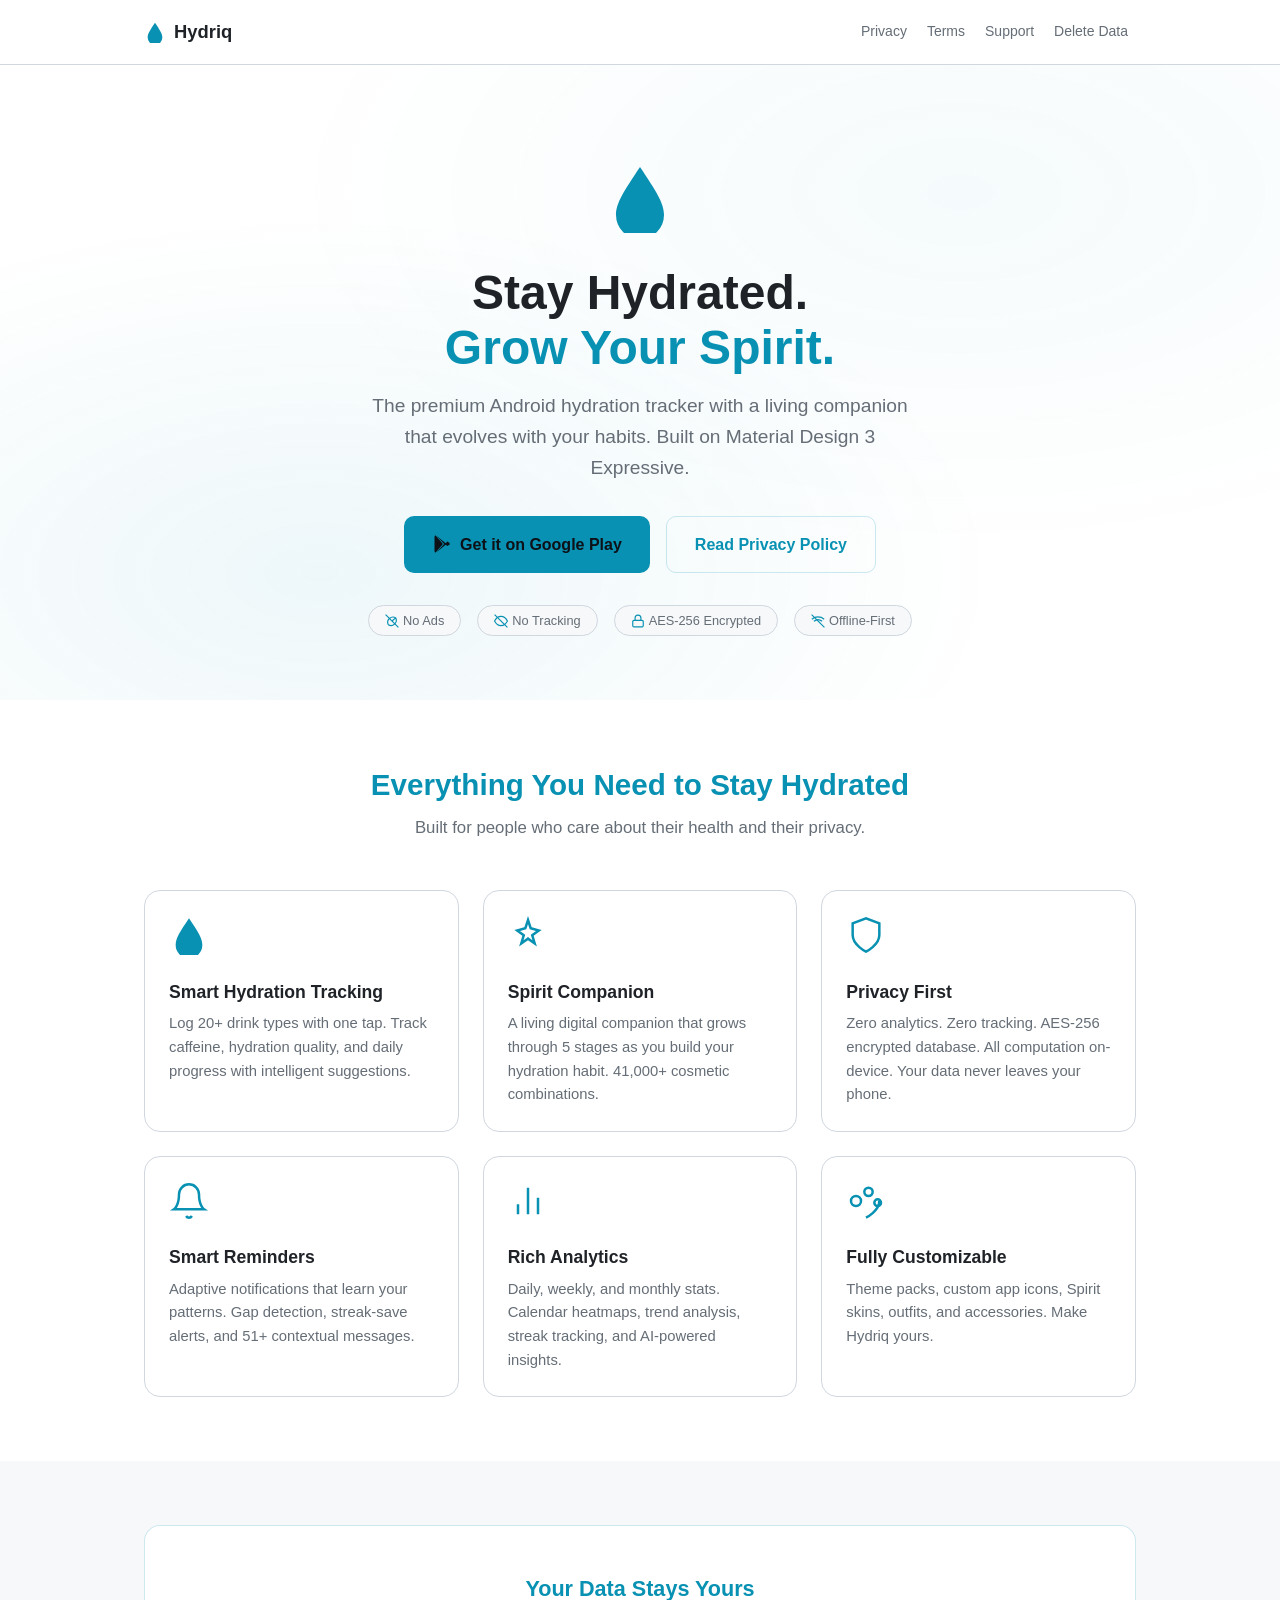
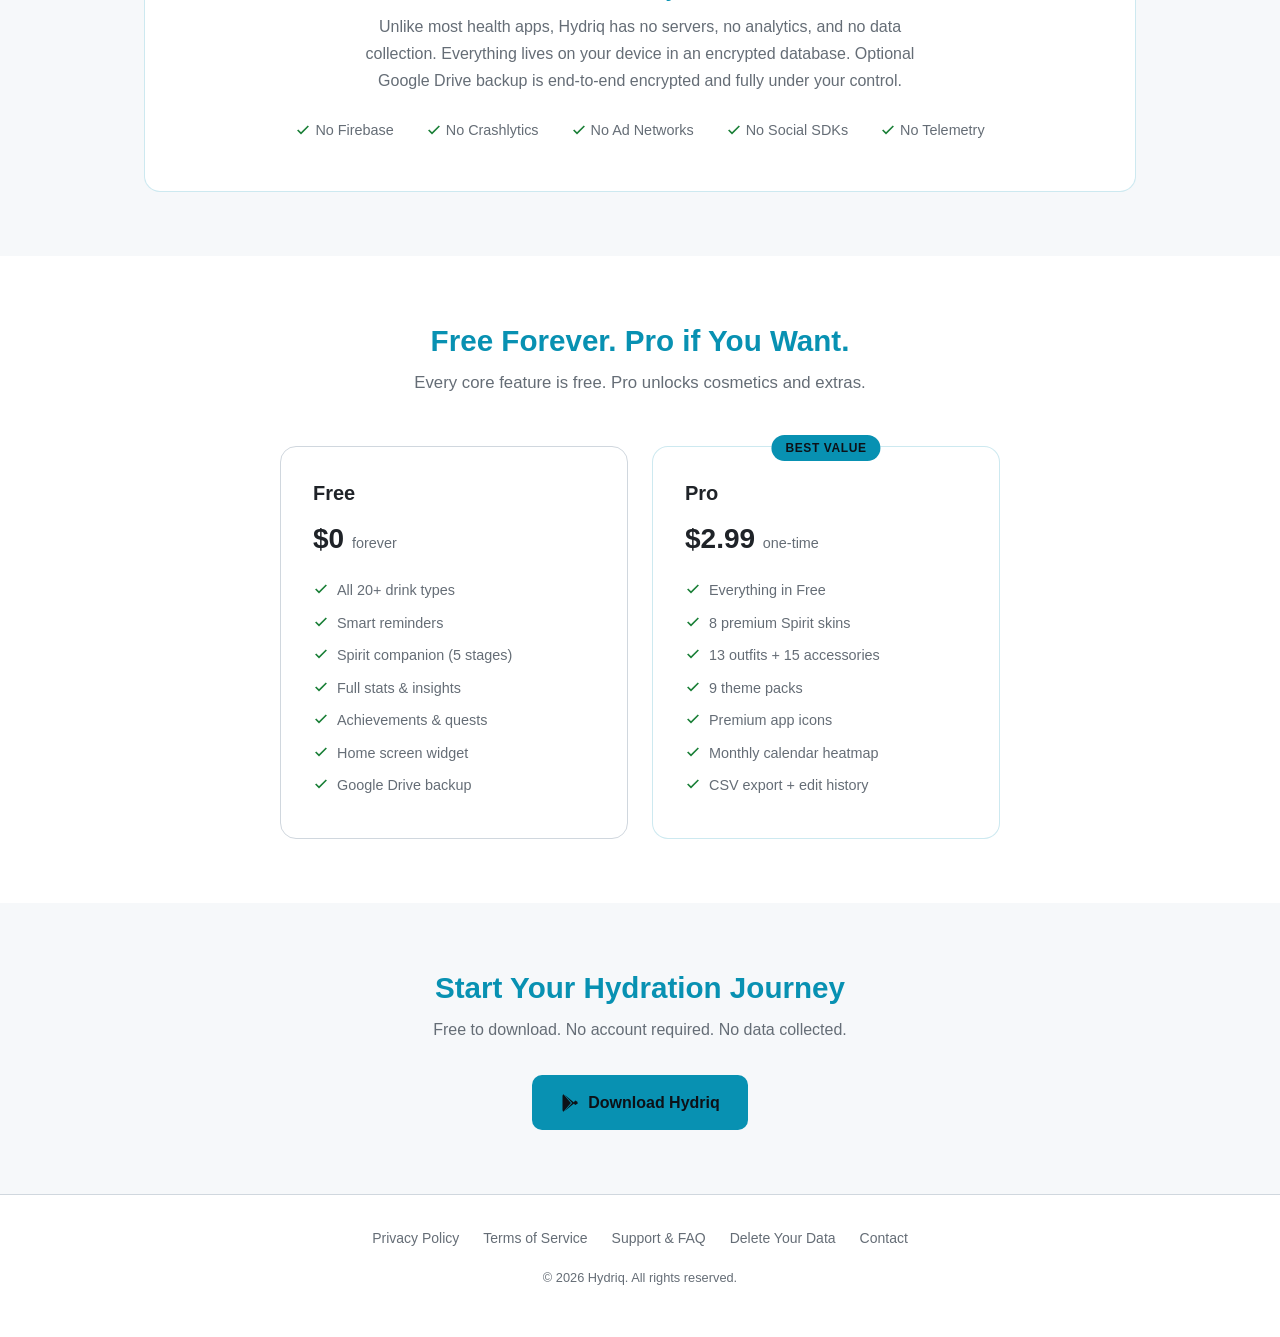
<file: index.html>
<!DOCTYPE html>
<html lang="en">
<head>
    <meta charset="UTF-8">
    <meta name="viewport" content="width=device-width, initial-scale=1.0">
    <title>Hydriq — Premium Hydration Tracker for Android</title>
    <meta name="description" content="The privacy-first Android hydration tracker with a living Spirit companion. No ads, no tracking, no servers. Your data stays yours.">
    <meta property="og:title" content="Hydriq — Premium Hydration Tracker for Android">
    <meta property="og:description" content="Track your hydration with a living Spirit companion that evolves with your habits. Privacy-first. No ads. No tracking.">
    <meta property="og:type" content="website">
    <meta property="og:url" content="https://rakesh87.github.io/hydriq-web/">
    <meta property="og:image" content="https://rakesh87.github.io/hydriq-web/og-image.png">
    <meta name="twitter:card" content="summary_large_image">
    <meta name="twitter:title" content="Hydriq — Premium Hydration Tracker for Android">
    <meta name="twitter:description" content="Track your hydration with a living Spirit companion. Privacy-first. No ads. No tracking.">
    <link rel="canonical" href="https://rakesh87.github.io/hydriq-web/">
    <link rel="stylesheet" href="./styles.css">
</head>
<body>

<a href="#main" class="skip-link">Skip to content</a>

<header>
    <nav class="nav" role="navigation" aria-label="Main">
        <div class="nav-inner">
            <a href="./" class="nav-brand" aria-label="Hydriq Home">
                <svg viewBox="0 0 24 24" fill="currentColor" aria-hidden="true"><path d="M12 2C6.67 10 4 14 4 18a8 8 0 0016 0c0-4-2.67-8-8-16z"/></svg>
                Hydriq
            </a>
            <div class="nav-links">
                <a href="./privacy.html">Privacy</a>
                <a href="./terms.html">Terms</a>
                <a href="./support.html">Support</a>
                <a href="./delete-data.html">Delete Data</a>
            </div>
        </div>
    </nav>
</header>

<main id="main">

    <!-- Hero -->
    <section class="hero">
        <div class="hero-inner">
            <svg class="hero-icon" viewBox="0 0 24 24" fill="currentColor" aria-hidden="true"><path d="M12 2C6.67 10 4 14 4 18a8 8 0 0016 0c0-4-2.67-8-8-16z"/></svg>
            <h1 class="hero-title">Stay Hydrated.<br><span class="accent">Grow Your Spirit.</span></h1>
            <p class="hero-subtitle">The premium Android hydration tracker with a living companion that evolves with your habits. Built on Material Design 3 Expressive.</p>
            <div class="cta-group">
                <a href="https://play.google.com/store/apps/details?id=com.hydriq" class="btn btn-primary" target="_blank" rel="noopener">
                    <svg viewBox="0 0 24 24" fill="currentColor" aria-hidden="true"><path d="M3 20.5V3.5c0-.85.47-1.56 1.15-1.95L13.08 12l-8.93 10.45C3.47 22.06 3 21.35 3 20.5zm14.54-8.5L5.74 2.27 15.5 12l-9.76 9.73L17.54 12zm3.32-1.47l-2.63-1.53L15.97 12l2.26 2.5 2.63-1.53c.6-.35.6-1.22 0-1.94zM5.74 2.27L15.5 12 5.74 21.73l-.1-.08L14.58 12 5.64 2.35l.1-.08z"/></svg>
                    Get it on Google Play
                </a>
                <a href="./privacy.html" class="btn btn-secondary">Read Privacy Policy</a>
            </div>
            <div class="trust-badges" aria-label="Trust signals">
                <span class="badge">
                    <svg viewBox="0 0 24 24" fill="none" stroke="currentColor" stroke-width="2" aria-hidden="true"><path d="M18.36 6.64A9 9 0 015.64 18.36M18.36 6.64L12 12m6.36-5.36A9 9 0 005.64 18.36"/><line x1="1" y1="1" x2="23" y2="23"/></svg>
                    No Ads
                </span>
                <span class="badge">
                    <svg viewBox="0 0 24 24" fill="none" stroke="currentColor" stroke-width="2" aria-hidden="true"><path d="M1 12s4-8 11-8 11 8 11 8-4 8-11 8S1 12 1 12z"/><line x1="1" y1="1" x2="23" y2="23"/></svg>
                    No Tracking
                </span>
                <span class="badge">
                    <svg viewBox="0 0 24 24" fill="none" stroke="currentColor" stroke-width="2" aria-hidden="true"><rect x="3" y="11" width="18" height="11" rx="2"/><path d="M7 11V7a5 5 0 0110 0v4"/></svg>
                    AES-256 Encrypted
                </span>
                <span class="badge">
                    <svg viewBox="0 0 24 24" fill="none" stroke="currentColor" stroke-width="2" aria-hidden="true"><path d="M5 12.55a11 11 0 0114.08 0M1.42 9a16 16 0 0121.16 0"/><line x1="1" y1="1" x2="23" y2="23"/></svg>
                    Offline-First
                </span>
            </div>
        </div>
    </section>

    <!-- Features -->
    <section class="section" aria-labelledby="features-heading">
        <div class="container-wide">
            <div class="section-header">
                <h2 id="features-heading">Everything You Need to Stay Hydrated</h2>
                <p>Built for people who care about their health and their privacy.</p>
            </div>
            <div class="feature-grid">
                <div class="feature-card">
                    <svg class="feature-icon" viewBox="0 0 24 24" fill="currentColor" aria-hidden="true"><path d="M12 2C6.67 10 4 14 4 18a8 8 0 0016 0c0-4-2.67-8-8-16z"/></svg>
                    <h3>Smart Hydration Tracking</h3>
                    <p>Log 20+ drink types with one tap. Track caffeine, hydration quality, and daily progress with intelligent suggestions.</p>
                </div>
                <div class="feature-card">
                    <svg class="feature-icon" viewBox="0 0 24 24" fill="none" stroke="currentColor" stroke-width="1.5" aria-hidden="true"><path d="M12 3l1.59 4.88L18.5 9.3l-3.95 2.87L16 17.05 12 14.18l-4 2.87 1.45-4.88L5.5 9.3l4.91-1.42z"/></svg>
                    <h3>Spirit Companion</h3>
                    <p>A living digital companion that grows through 5 stages as you build your hydration habit. 41,000+ cosmetic combinations.</p>
                </div>
                <div class="feature-card">
                    <svg class="feature-icon" viewBox="0 0 24 24" fill="none" stroke="currentColor" stroke-width="1.5" aria-hidden="true"><path d="M12 22s8-4 8-10V5l-8-3-8 3v7c0 6 8 10 8 10z"/></svg>
                    <h3>Privacy First</h3>
                    <p>Zero analytics. Zero tracking. AES-256 encrypted database. All computation on-device. Your data never leaves your phone.</p>
                </div>
                <div class="feature-card">
                    <svg class="feature-icon" viewBox="0 0 24 24" fill="none" stroke="currentColor" stroke-width="1.5" aria-hidden="true"><path d="M18 8A6 6 0 006 8c0 7-3 9-3 9h18s-3-2-3-9"/><path d="M13.73 21a2 2 0 01-3.46 0"/></svg>
                    <h3>Smart Reminders</h3>
                    <p>Adaptive notifications that learn your patterns. Gap detection, streak-save alerts, and 51+ contextual messages.</p>
                </div>
                <div class="feature-card">
                    <svg class="feature-icon" viewBox="0 0 24 24" fill="none" stroke="currentColor" stroke-width="1.5" aria-hidden="true"><path d="M18 20V10M12 20V4M6 20v-6"/></svg>
                    <h3>Rich Analytics</h3>
                    <p>Daily, weekly, and monthly stats. Calendar heatmaps, trend analysis, streak tracking, and AI-powered insights.</p>
                </div>
                <div class="feature-card">
                    <svg class="feature-icon" viewBox="0 0 24 24" fill="none" stroke="currentColor" stroke-width="1.5" aria-hidden="true"><circle cx="13.5" cy="6.5" r="2.5"/><circle cx="19" cy="13" r="2"/><circle cx="6" cy="12" r="3"/><path d="M12 22s8-4 8-10"/></svg>
                    <h3>Fully Customizable</h3>
                    <p>Theme packs, custom app icons, Spirit skins, outfits, and accessories. Make Hydriq yours.</p>
                </div>
            </div>
        </div>
    </section>

    <!-- Privacy Callout -->
    <section class="section section-alt" aria-labelledby="privacy-heading">
        <div class="container-wide">
            <div class="privacy-callout">
                <h3 id="privacy-heading">Your Data Stays Yours</h3>
                <p>Unlike most health apps, Hydriq has no servers, no analytics, and no data collection. Everything lives on your device in an encrypted database. Optional Google Drive backup is end-to-end encrypted and fully under your control.</p>
                <div class="privacy-features">
                    <span>
                        <svg viewBox="0 0 24 24" fill="none" stroke="currentColor" stroke-width="2.5" aria-hidden="true"><polyline points="20 6 9 17 4 12"/></svg>
                        No Firebase
                    </span>
                    <span>
                        <svg viewBox="0 0 24 24" fill="none" stroke="currentColor" stroke-width="2.5" aria-hidden="true"><polyline points="20 6 9 17 4 12"/></svg>
                        No Crashlytics
                    </span>
                    <span>
                        <svg viewBox="0 0 24 24" fill="none" stroke="currentColor" stroke-width="2.5" aria-hidden="true"><polyline points="20 6 9 17 4 12"/></svg>
                        No Ad Networks
                    </span>
                    <span>
                        <svg viewBox="0 0 24 24" fill="none" stroke="currentColor" stroke-width="2.5" aria-hidden="true"><polyline points="20 6 9 17 4 12"/></svg>
                        No Social SDKs
                    </span>
                    <span>
                        <svg viewBox="0 0 24 24" fill="none" stroke="currentColor" stroke-width="2.5" aria-hidden="true"><polyline points="20 6 9 17 4 12"/></svg>
                        No Telemetry
                    </span>
                </div>
            </div>
        </div>
    </section>

    <!-- Free vs Pro -->
    <section class="section" aria-labelledby="pricing-heading">
        <div class="container-wide">
            <div class="section-header">
                <h2 id="pricing-heading">Free Forever. Pro if You Want.</h2>
                <p>Every core feature is free. Pro unlocks cosmetics and extras.</p>
            </div>
            <div class="comparison">
                <div class="plan-card">
                    <h3>Free</h3>
                    <div class="plan-price">$0 <span>forever</span></div>
                    <ul class="plan-features">
                        <li><svg viewBox="0 0 24 24" fill="none" stroke="currentColor" stroke-width="2.5" aria-hidden="true"><polyline points="20 6 9 17 4 12"/></svg> All 20+ drink types</li>
                        <li><svg viewBox="0 0 24 24" fill="none" stroke="currentColor" stroke-width="2.5" aria-hidden="true"><polyline points="20 6 9 17 4 12"/></svg> Smart reminders</li>
                        <li><svg viewBox="0 0 24 24" fill="none" stroke="currentColor" stroke-width="2.5" aria-hidden="true"><polyline points="20 6 9 17 4 12"/></svg> Spirit companion (5 stages)</li>
                        <li><svg viewBox="0 0 24 24" fill="none" stroke="currentColor" stroke-width="2.5" aria-hidden="true"><polyline points="20 6 9 17 4 12"/></svg> Full stats &amp; insights</li>
                        <li><svg viewBox="0 0 24 24" fill="none" stroke="currentColor" stroke-width="2.5" aria-hidden="true"><polyline points="20 6 9 17 4 12"/></svg> Achievements &amp; quests</li>
                        <li><svg viewBox="0 0 24 24" fill="none" stroke="currentColor" stroke-width="2.5" aria-hidden="true"><polyline points="20 6 9 17 4 12"/></svg> Home screen widget</li>
                        <li><svg viewBox="0 0 24 24" fill="none" stroke="currentColor" stroke-width="2.5" aria-hidden="true"><polyline points="20 6 9 17 4 12"/></svg> Google Drive backup</li>
                    </ul>
                </div>
                <div class="plan-card featured">
                    <span class="plan-badge">Best Value</span>
                    <h3>Pro</h3>
                    <div class="plan-price">$2.99 <span>one-time</span></div>
                    <ul class="plan-features">
                        <li><svg viewBox="0 0 24 24" fill="none" stroke="currentColor" stroke-width="2.5" aria-hidden="true"><polyline points="20 6 9 17 4 12"/></svg> Everything in Free</li>
                        <li><svg viewBox="0 0 24 24" fill="none" stroke="currentColor" stroke-width="2.5" aria-hidden="true"><polyline points="20 6 9 17 4 12"/></svg> 8 premium Spirit skins</li>
                        <li><svg viewBox="0 0 24 24" fill="none" stroke="currentColor" stroke-width="2.5" aria-hidden="true"><polyline points="20 6 9 17 4 12"/></svg> 13 outfits + 15 accessories</li>
                        <li><svg viewBox="0 0 24 24" fill="none" stroke="currentColor" stroke-width="2.5" aria-hidden="true"><polyline points="20 6 9 17 4 12"/></svg> 9 theme packs</li>
                        <li><svg viewBox="0 0 24 24" fill="none" stroke="currentColor" stroke-width="2.5" aria-hidden="true"><polyline points="20 6 9 17 4 12"/></svg> Premium app icons</li>
                        <li><svg viewBox="0 0 24 24" fill="none" stroke="currentColor" stroke-width="2.5" aria-hidden="true"><polyline points="20 6 9 17 4 12"/></svg> Monthly calendar heatmap</li>
                        <li><svg viewBox="0 0 24 24" fill="none" stroke="currentColor" stroke-width="2.5" aria-hidden="true"><polyline points="20 6 9 17 4 12"/></svg> CSV export + edit history</li>
                    </ul>
                </div>
            </div>
        </div>
    </section>

    <!-- Download CTA -->
    <section class="section section-alt" aria-labelledby="download-heading">
        <div class="download-section">
            <h2 id="download-heading">Start Your Hydration Journey</h2>
            <p>Free to download. No account required. No data collected.</p>
            <div class="cta-group">
                <a href="https://play.google.com/store/apps/details?id=com.hydriq" class="btn btn-primary" target="_blank" rel="noopener">
                    <svg viewBox="0 0 24 24" fill="currentColor" aria-hidden="true"><path d="M3 20.5V3.5c0-.85.47-1.56 1.15-1.95L13.08 12l-8.93 10.45C3.47 22.06 3 21.35 3 20.5zm14.54-8.5L5.74 2.27 15.5 12l-9.76 9.73L17.54 12zm3.32-1.47l-2.63-1.53L15.97 12l2.26 2.5 2.63-1.53c.6-.35.6-1.22 0-1.94zM5.74 2.27L15.5 12 5.74 21.73l-.1-.08L14.58 12 5.64 2.35l.1-.08z"/></svg>
                    Download Hydriq
                </a>
            </div>
        </div>
    </section>

</main>

<footer class="site-footer">
    <div class="footer-inner">
        <nav class="footer-links" aria-label="Footer">
            <a href="./privacy.html">Privacy Policy</a>
            <a href="./terms.html">Terms of Service</a>
            <a href="./support.html">Support &amp; FAQ</a>
            <a href="./delete-data.html">Delete Your Data</a>
            <a href="mailto:hydriq.app@gmail.com">Contact</a>
        </nav>
        <p class="footer-copy">&copy; 2026 Hydriq. All rights reserved.</p>
    </div>
</footer>

</body>
</html>
</file>
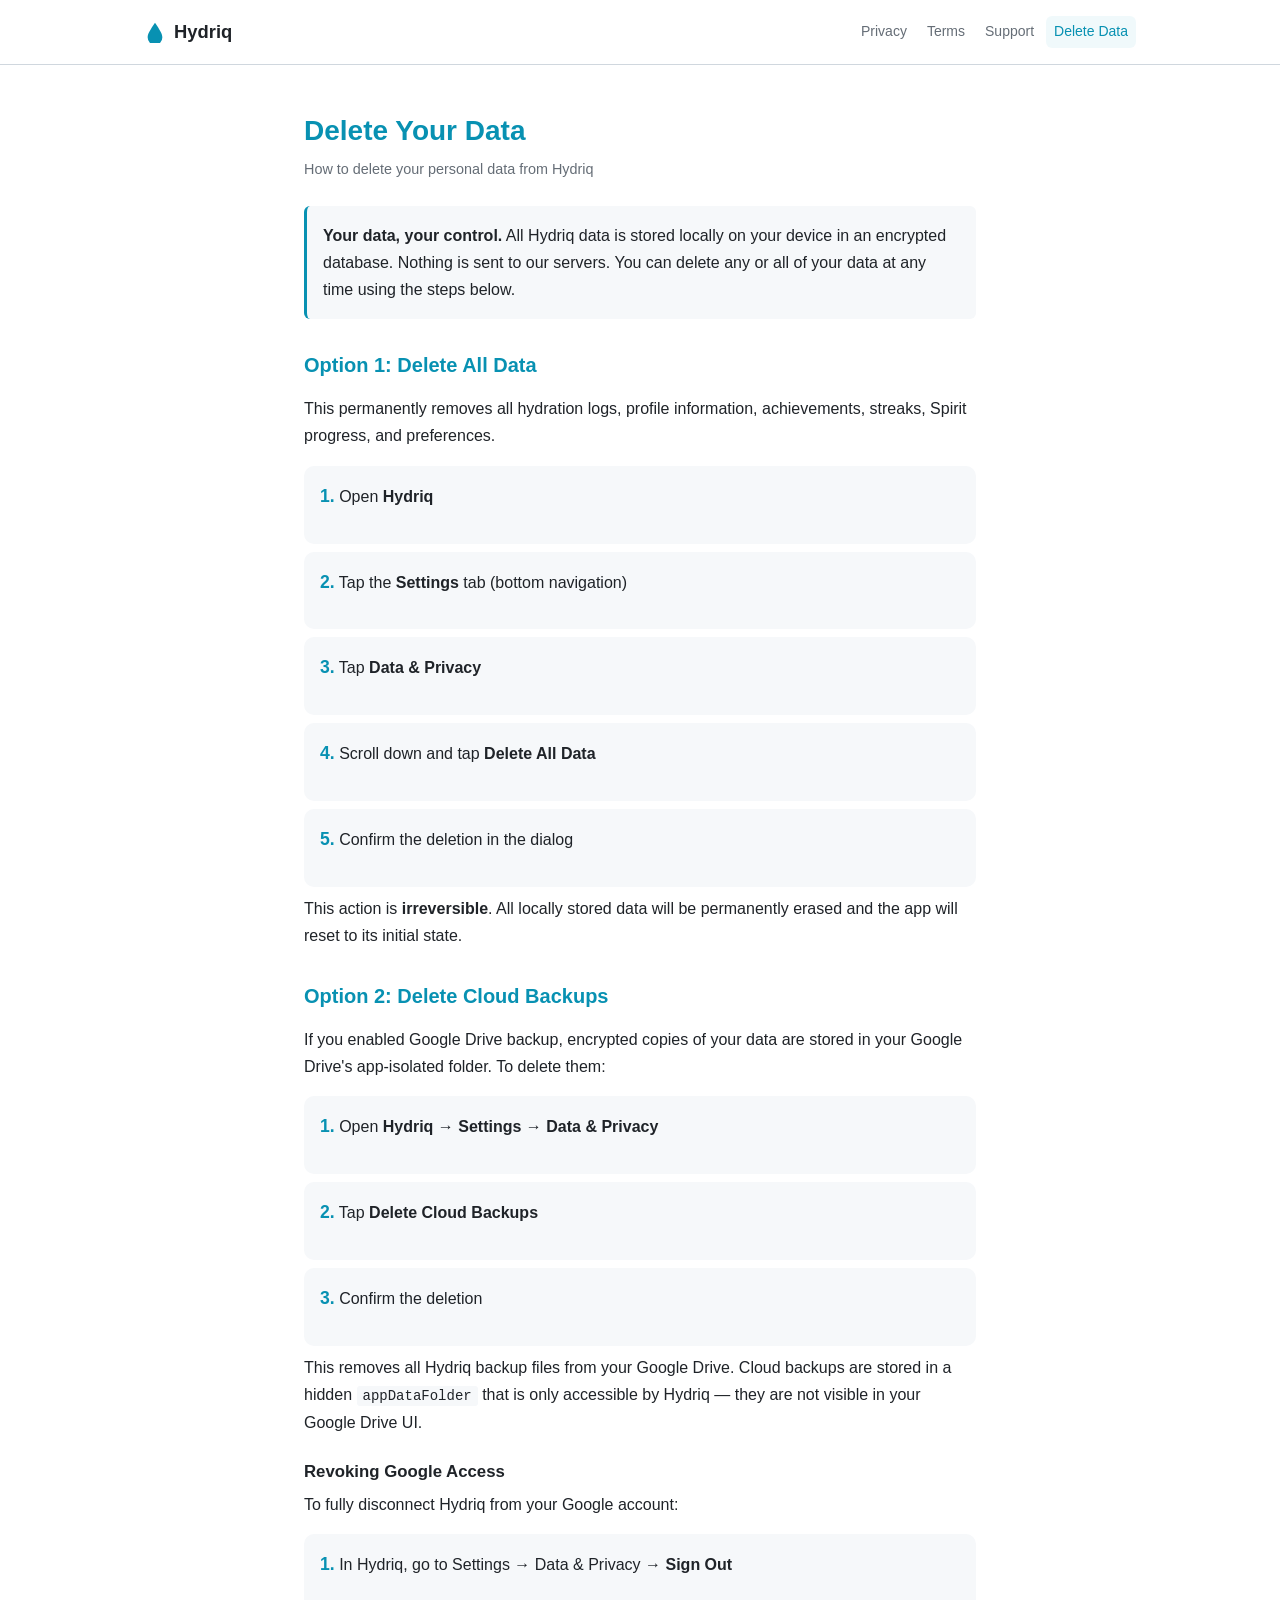
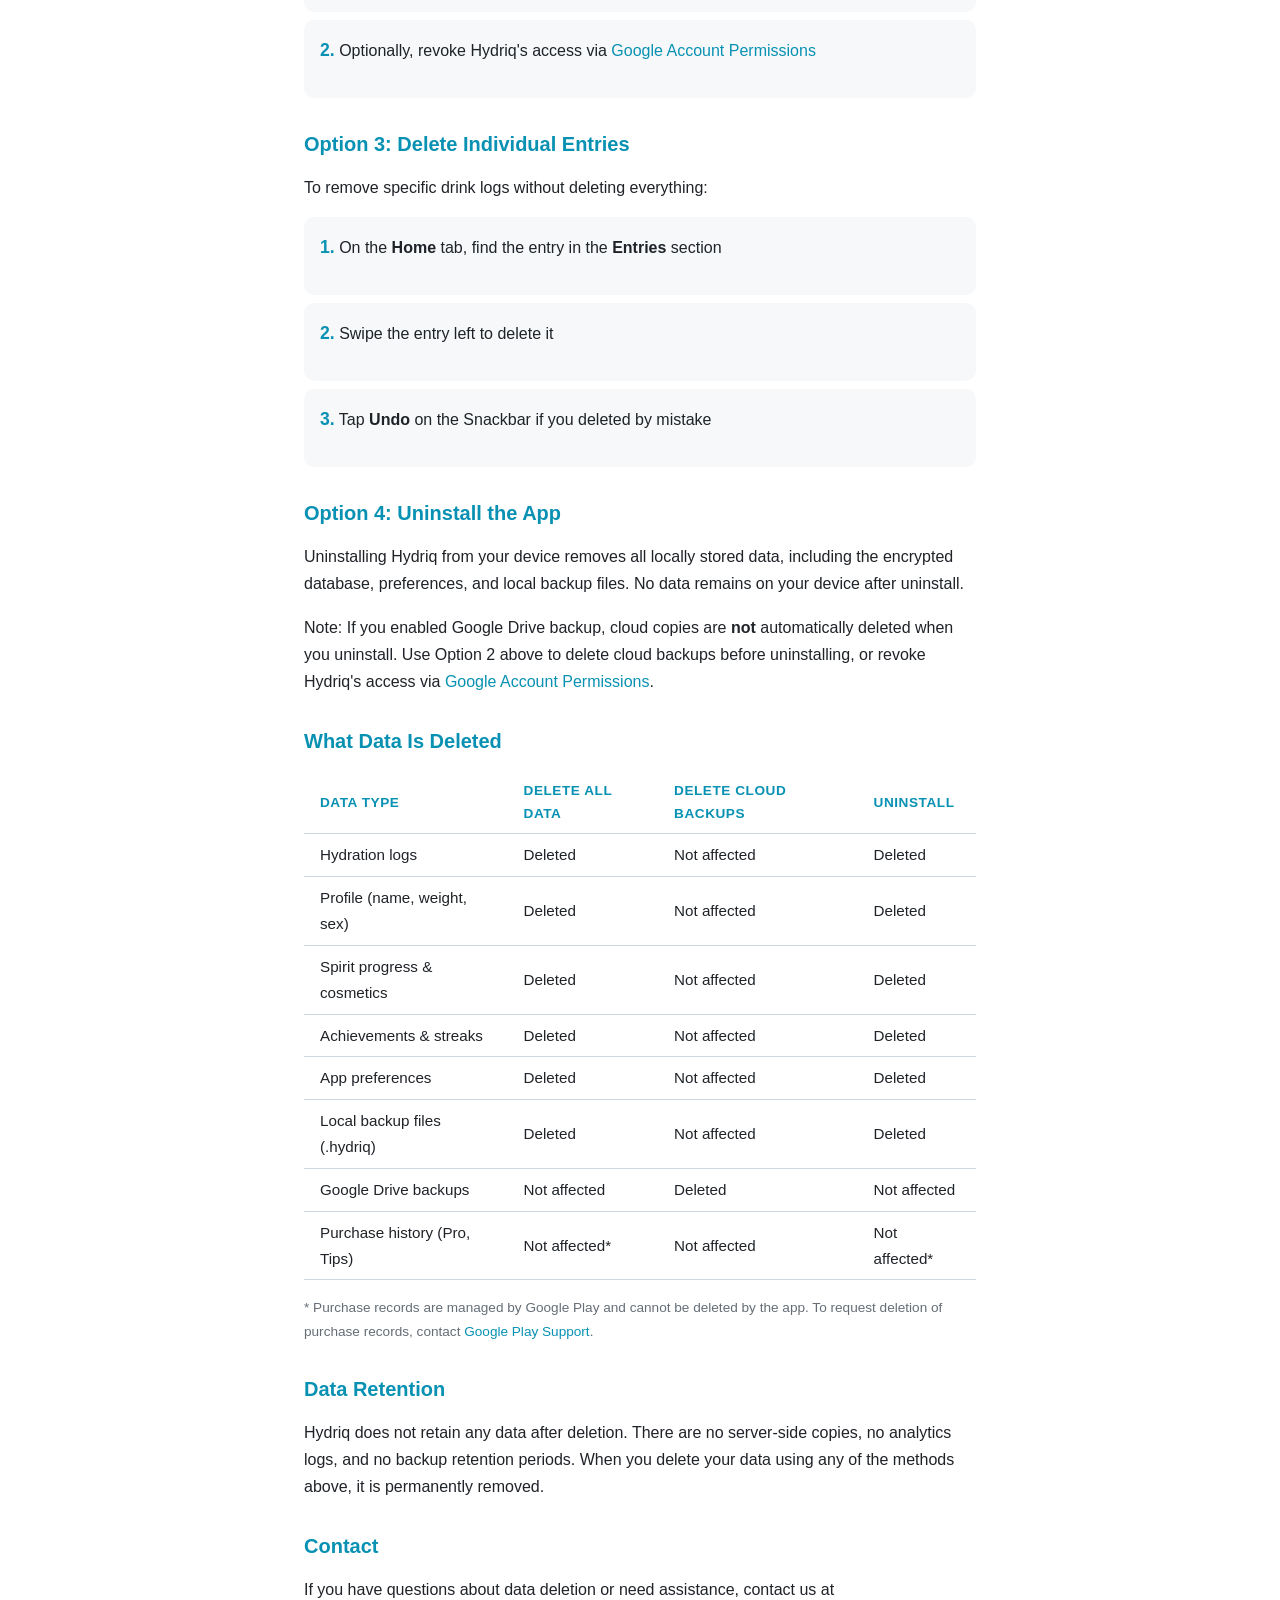
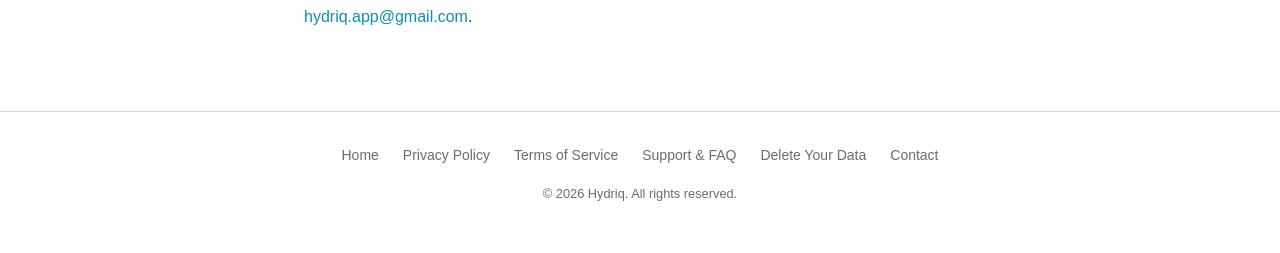
<file: delete-data.html>
<!DOCTYPE html>
<html lang="en">
<head>
    <meta charset="UTF-8">
    <meta name="viewport" content="width=device-width, initial-scale=1.0">
    <title>Hydriq — Delete Your Data</title>
    <meta name="description" content="Step-by-step instructions to delete your personal data from Hydriq, including local data, cloud backups, and individual entries.">
    <meta property="og:title" content="Hydriq — Delete Your Data">
    <meta property="og:description" content="How to delete your personal data from Hydriq. Your data, your control.">
    <meta property="og:type" content="website">
    <meta property="og:url" content="https://rakesh87.github.io/hydriq-web/delete-data.html">
    <link rel="canonical" href="https://rakesh87.github.io/hydriq-web/delete-data.html">
    <link rel="stylesheet" href="./styles.css">
</head>
<body>

<a href="#main" class="skip-link">Skip to content</a>

<header>
    <nav class="nav" role="navigation" aria-label="Main">
        <div class="nav-inner">
            <a href="./" class="nav-brand" aria-label="Hydriq Home">
                <svg viewBox="0 0 24 24" fill="currentColor" aria-hidden="true"><path d="M12 2C6.67 10 4 14 4 18a8 8 0 0016 0c0-4-2.67-8-8-16z"/></svg>
                Hydriq
            </a>
            <div class="nav-links">
                <a href="./privacy.html">Privacy</a>
                <a href="./terms.html">Terms</a>
                <a href="./support.html">Support</a>
                <a href="./delete-data.html" aria-current="page">Delete Data</a>
            </div>
        </div>
    </nav>
</header>

<main id="main">
    <div class="page-content">
        <div class="container">

<h1>Delete Your Data</h1>
<p class="subtitle">How to delete your personal data from Hydriq</p>

<div class="highlight">
    <strong>Your data, your control.</strong> All Hydriq data is stored locally on your device in an encrypted database. Nothing is sent to our servers. You can delete any or all of your data at any time using the steps below.
</div>

<h2>Option 1: Delete All Data</h2>
<p>This permanently removes all hydration logs, profile information, achievements, streaks, Spirit progress, and preferences.</p>

<div class="step">
    <p><span class="step-number">1.</span> Open <strong>Hydriq</strong></p>
</div>
<div class="step">
    <p><span class="step-number">2.</span> Tap the <strong>Settings</strong> tab (bottom navigation)</p>
</div>
<div class="step">
    <p><span class="step-number">3.</span> Tap <strong>Data &amp; Privacy</strong></p>
</div>
<div class="step">
    <p><span class="step-number">4.</span> Scroll down and tap <strong>Delete All Data</strong></p>
</div>
<div class="step">
    <p><span class="step-number">5.</span> Confirm the deletion in the dialog</p>
</div>

<p>This action is <strong>irreversible</strong>. All locally stored data will be permanently erased and the app will reset to its initial state.</p>

<h2>Option 2: Delete Cloud Backups</h2>
<p>If you enabled Google Drive backup, encrypted copies of your data are stored in your Google Drive's app-isolated folder. To delete them:</p>

<div class="step">
    <p><span class="step-number">1.</span> Open <strong>Hydriq</strong> &rarr; <strong>Settings</strong> &rarr; <strong>Data &amp; Privacy</strong></p>
</div>
<div class="step">
    <p><span class="step-number">2.</span> Tap <strong>Delete Cloud Backups</strong></p>
</div>
<div class="step">
    <p><span class="step-number">3.</span> Confirm the deletion</p>
</div>

<p>This removes all Hydriq backup files from your Google Drive. Cloud backups are stored in a hidden <code>appDataFolder</code> that is only accessible by Hydriq &mdash; they are not visible in your Google Drive UI.</p>

<h3>Revoking Google Access</h3>
<p>To fully disconnect Hydriq from your Google account:</p>
<div class="step">
    <p><span class="step-number">1.</span> In Hydriq, go to Settings &rarr; Data &amp; Privacy &rarr; <strong>Sign Out</strong></p>
</div>
<div class="step">
    <p><span class="step-number">2.</span> Optionally, revoke Hydriq's access via <a href="https://myaccount.google.com/permissions" target="_blank" rel="noopener">Google Account Permissions</a></p>
</div>

<h2>Option 3: Delete Individual Entries</h2>
<p>To remove specific drink logs without deleting everything:</p>

<div class="step">
    <p><span class="step-number">1.</span> On the <strong>Home</strong> tab, find the entry in the <strong>Entries</strong> section</p>
</div>
<div class="step">
    <p><span class="step-number">2.</span> Swipe the entry left to delete it</p>
</div>
<div class="step">
    <p><span class="step-number">3.</span> Tap <strong>Undo</strong> on the Snackbar if you deleted by mistake</p>
</div>

<h2>Option 4: Uninstall the App</h2>
<p>Uninstalling Hydriq from your device removes all locally stored data, including the encrypted database, preferences, and local backup files. No data remains on your device after uninstall.</p>
<p>Note: If you enabled Google Drive backup, cloud copies are <strong>not</strong> automatically deleted when you uninstall. Use Option 2 above to delete cloud backups before uninstalling, or revoke Hydriq's access via <a href="https://myaccount.google.com/permissions" target="_blank" rel="noopener">Google Account Permissions</a>.</p>

<h2>What Data Is Deleted</h2>

<table>
    <tr><th>Data Type</th><th>Delete All Data</th><th>Delete Cloud Backups</th><th>Uninstall</th></tr>
    <tr><td>Hydration logs</td><td>Deleted</td><td>Not affected</td><td>Deleted</td></tr>
    <tr><td>Profile (name, weight, sex)</td><td>Deleted</td><td>Not affected</td><td>Deleted</td></tr>
    <tr><td>Spirit progress &amp; cosmetics</td><td>Deleted</td><td>Not affected</td><td>Deleted</td></tr>
    <tr><td>Achievements &amp; streaks</td><td>Deleted</td><td>Not affected</td><td>Deleted</td></tr>
    <tr><td>App preferences</td><td>Deleted</td><td>Not affected</td><td>Deleted</td></tr>
    <tr><td>Local backup files (.hydriq)</td><td>Deleted</td><td>Not affected</td><td>Deleted</td></tr>
    <tr><td>Google Drive backups</td><td>Not affected</td><td>Deleted</td><td>Not affected</td></tr>
    <tr><td>Purchase history (Pro, Tips)</td><td>Not affected*</td><td>Not affected</td><td>Not affected*</td></tr>
</table>

<p style="color: var(--color-text-secondary); font-size: 0.85rem;">* Purchase records are managed by Google Play and cannot be deleted by the app. To request deletion of purchase records, contact <a href="https://support.google.com/googleplay/answer/7659581" target="_blank" rel="noopener">Google Play Support</a>.</p>

<h2>Data Retention</h2>
<p>Hydriq does not retain any data after deletion. There are no server-side copies, no analytics logs, and no backup retention periods. When you delete your data using any of the methods above, it is permanently removed.</p>

<h2>Contact</h2>
<p>If you have questions about data deletion or need assistance, contact us at <a href="mailto:hydriq.app@gmail.com">hydriq.app@gmail.com</a>.</p>

        </div>
    </div>
</main>

<footer class="site-footer">
    <div class="footer-inner">
        <nav class="footer-links" aria-label="Footer">
            <a href="./">Home</a>
            <a href="./privacy.html">Privacy Policy</a>
            <a href="./terms.html">Terms of Service</a>
            <a href="./support.html">Support &amp; FAQ</a>
            <a href="./delete-data.html">Delete Your Data</a>
            <a href="mailto:hydriq.app@gmail.com">Contact</a>
        </nav>
        <p class="footer-copy">&copy; 2026 Hydriq. All rights reserved.</p>
    </div>
</footer>

</body>
</html>
</file>
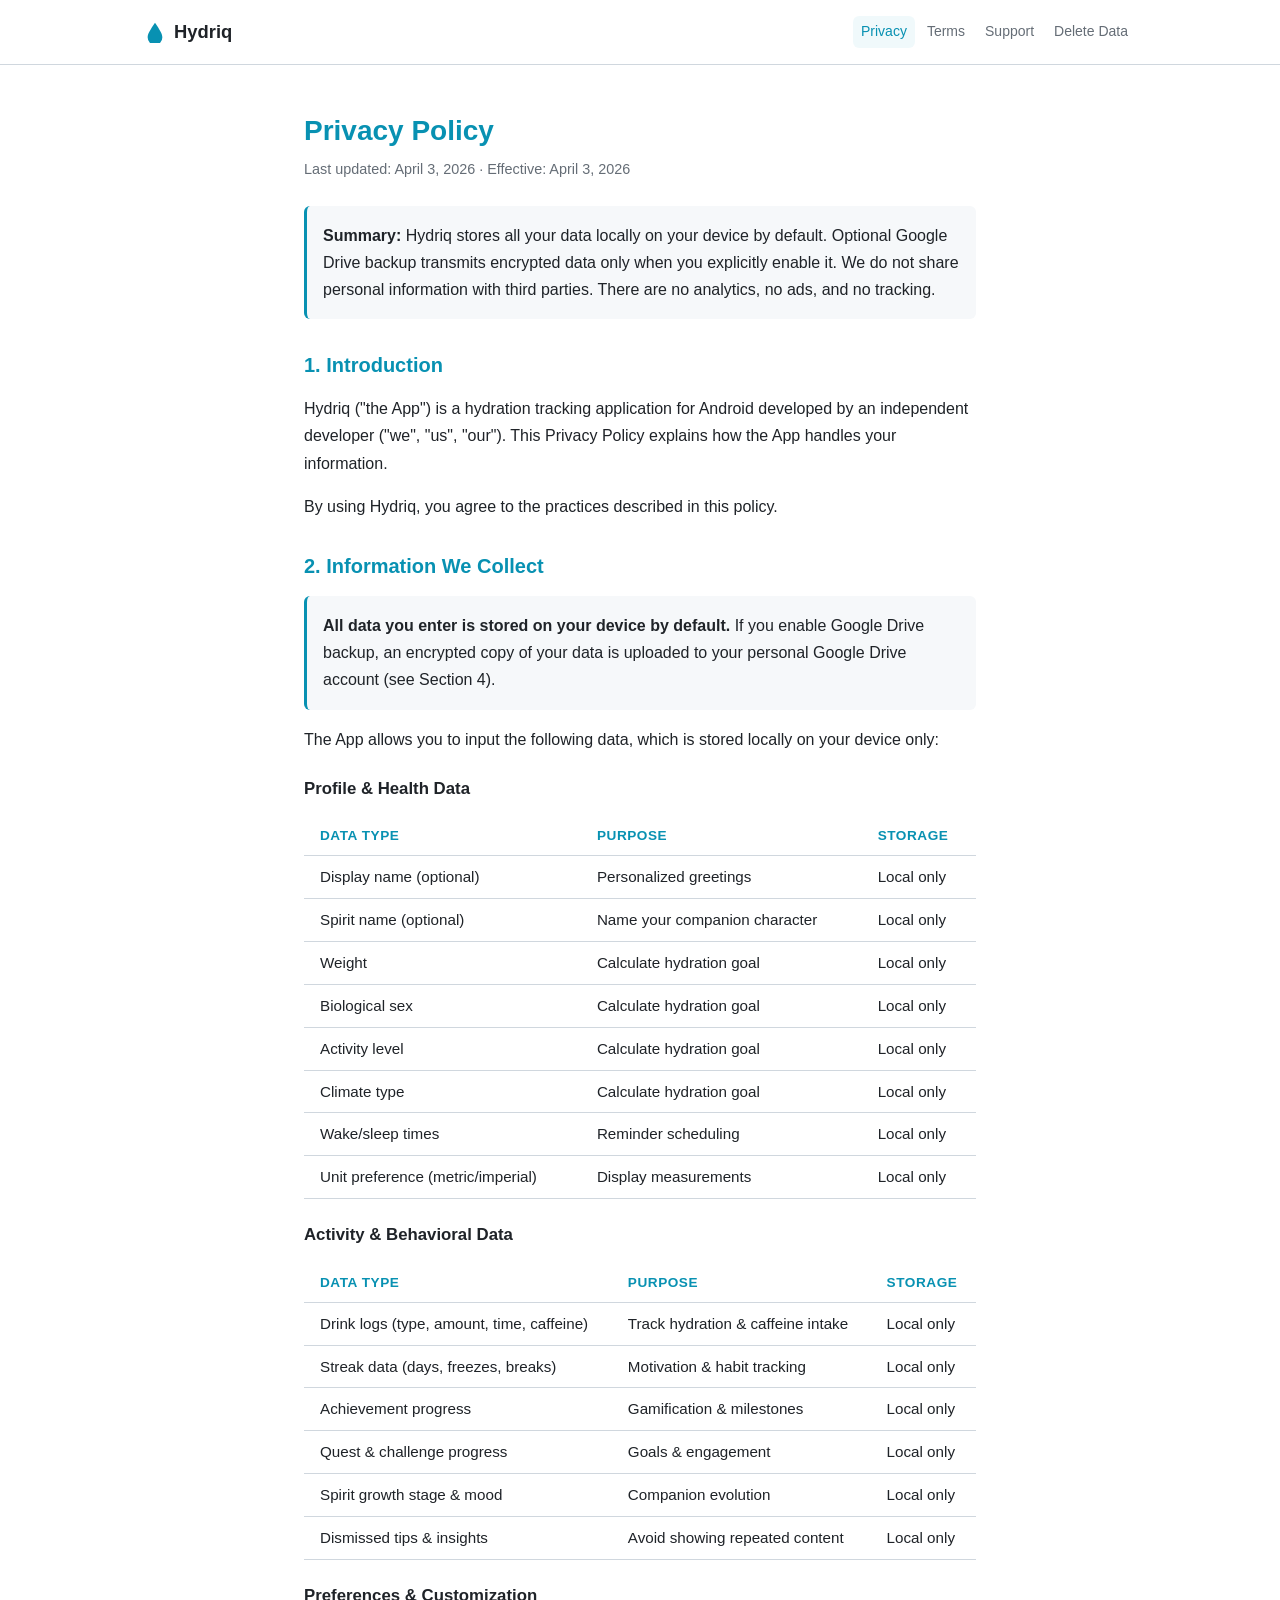
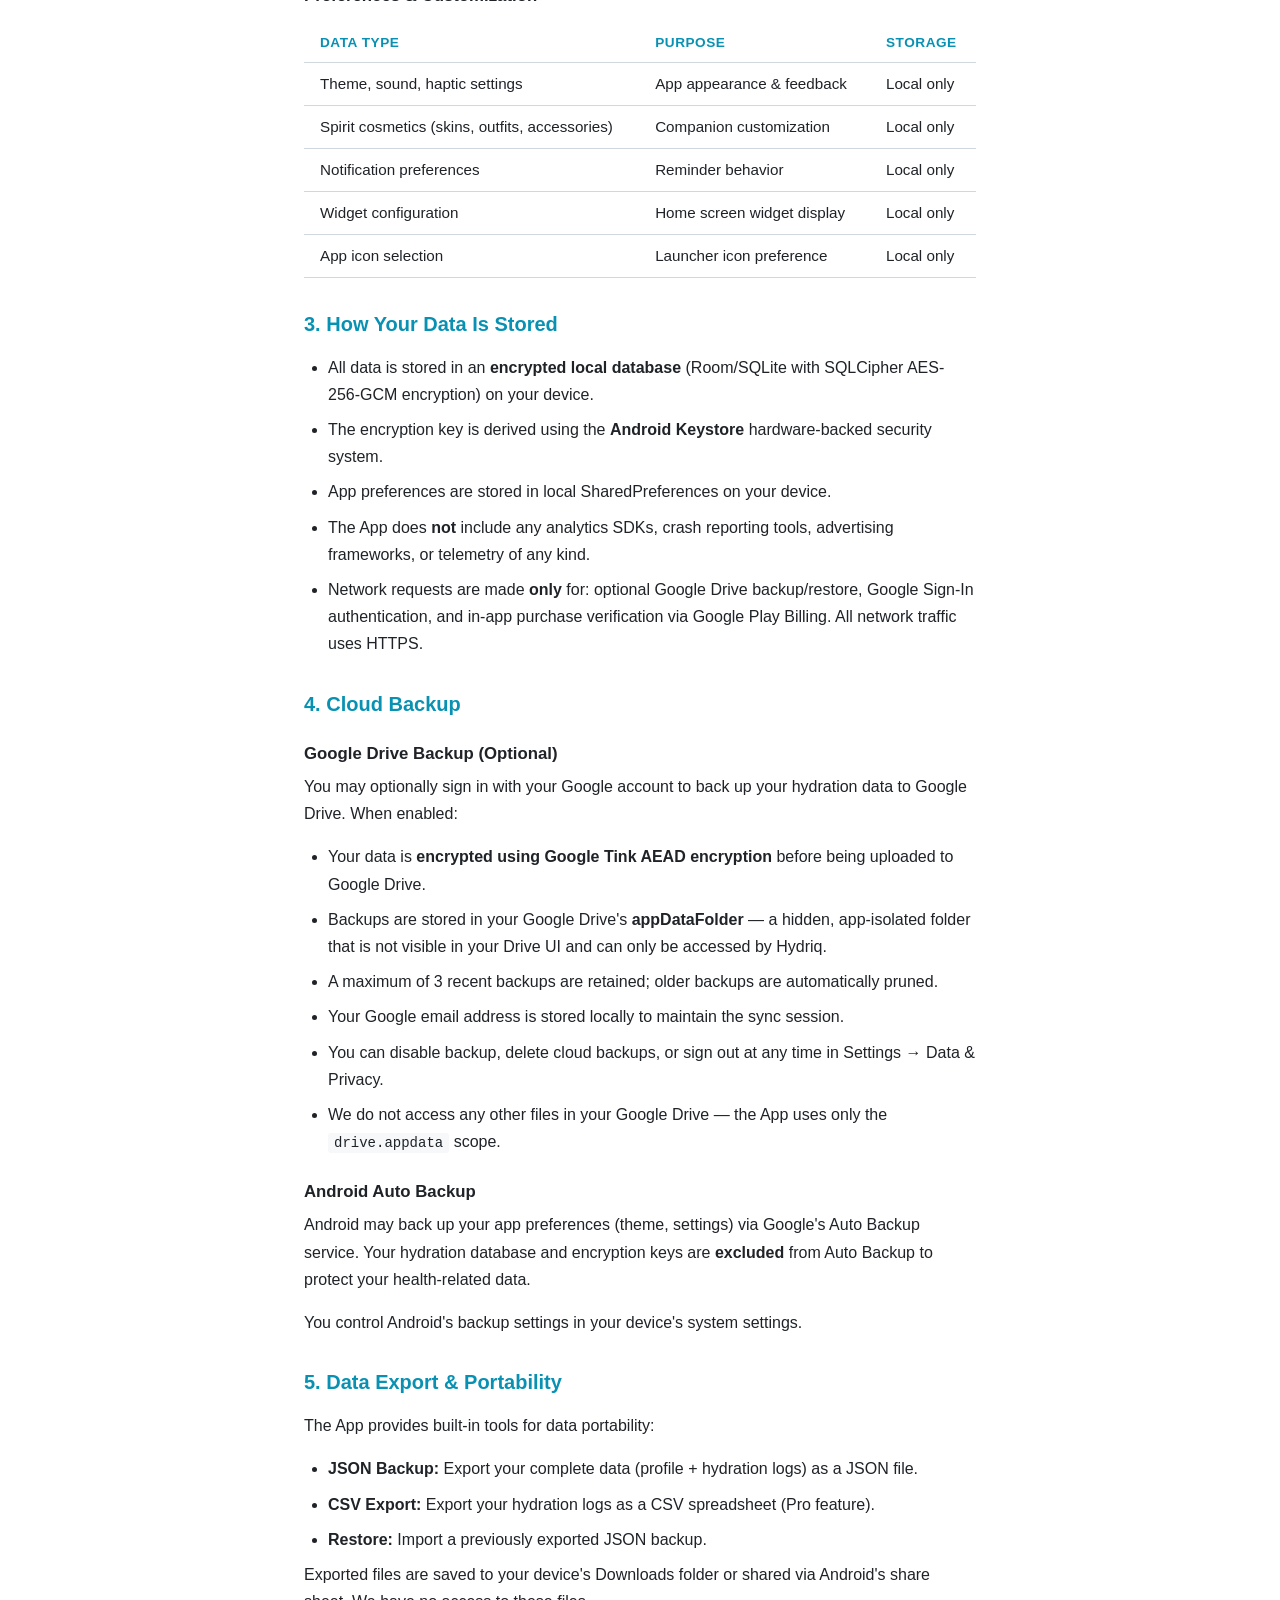
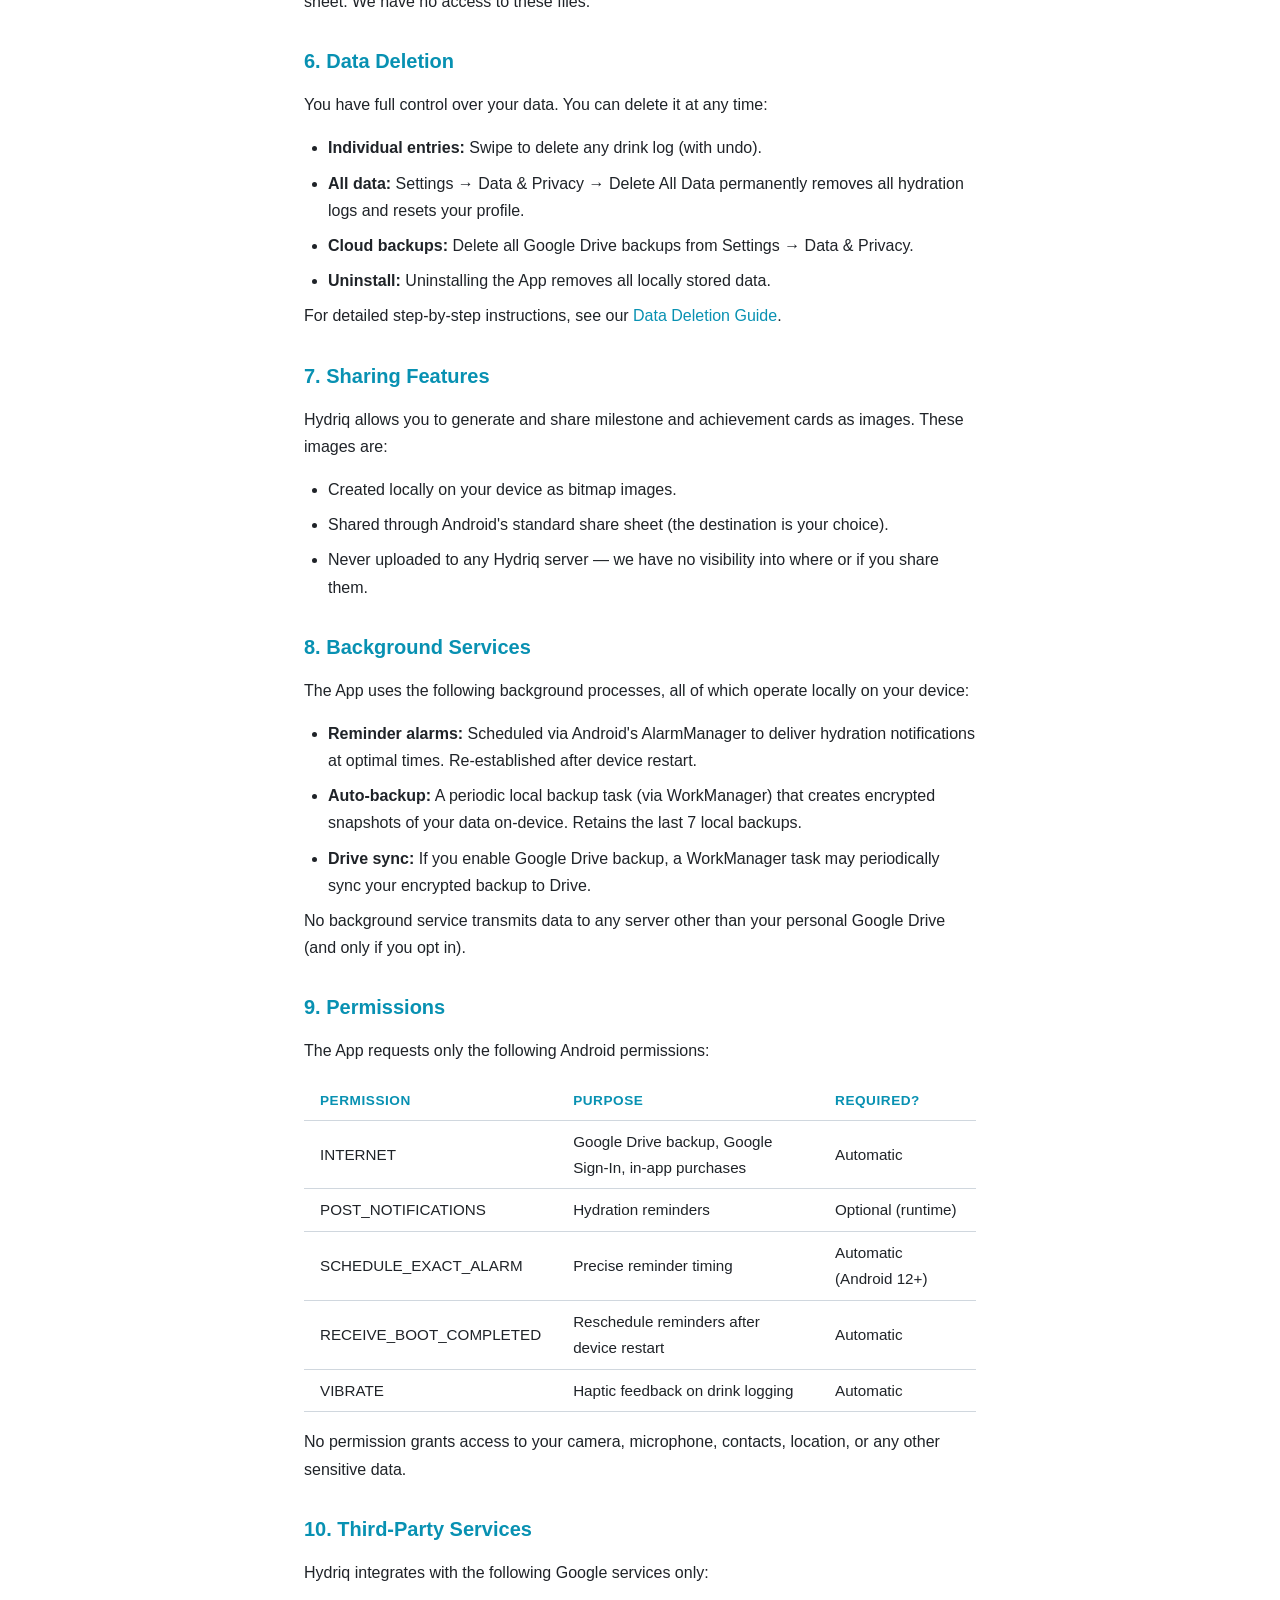
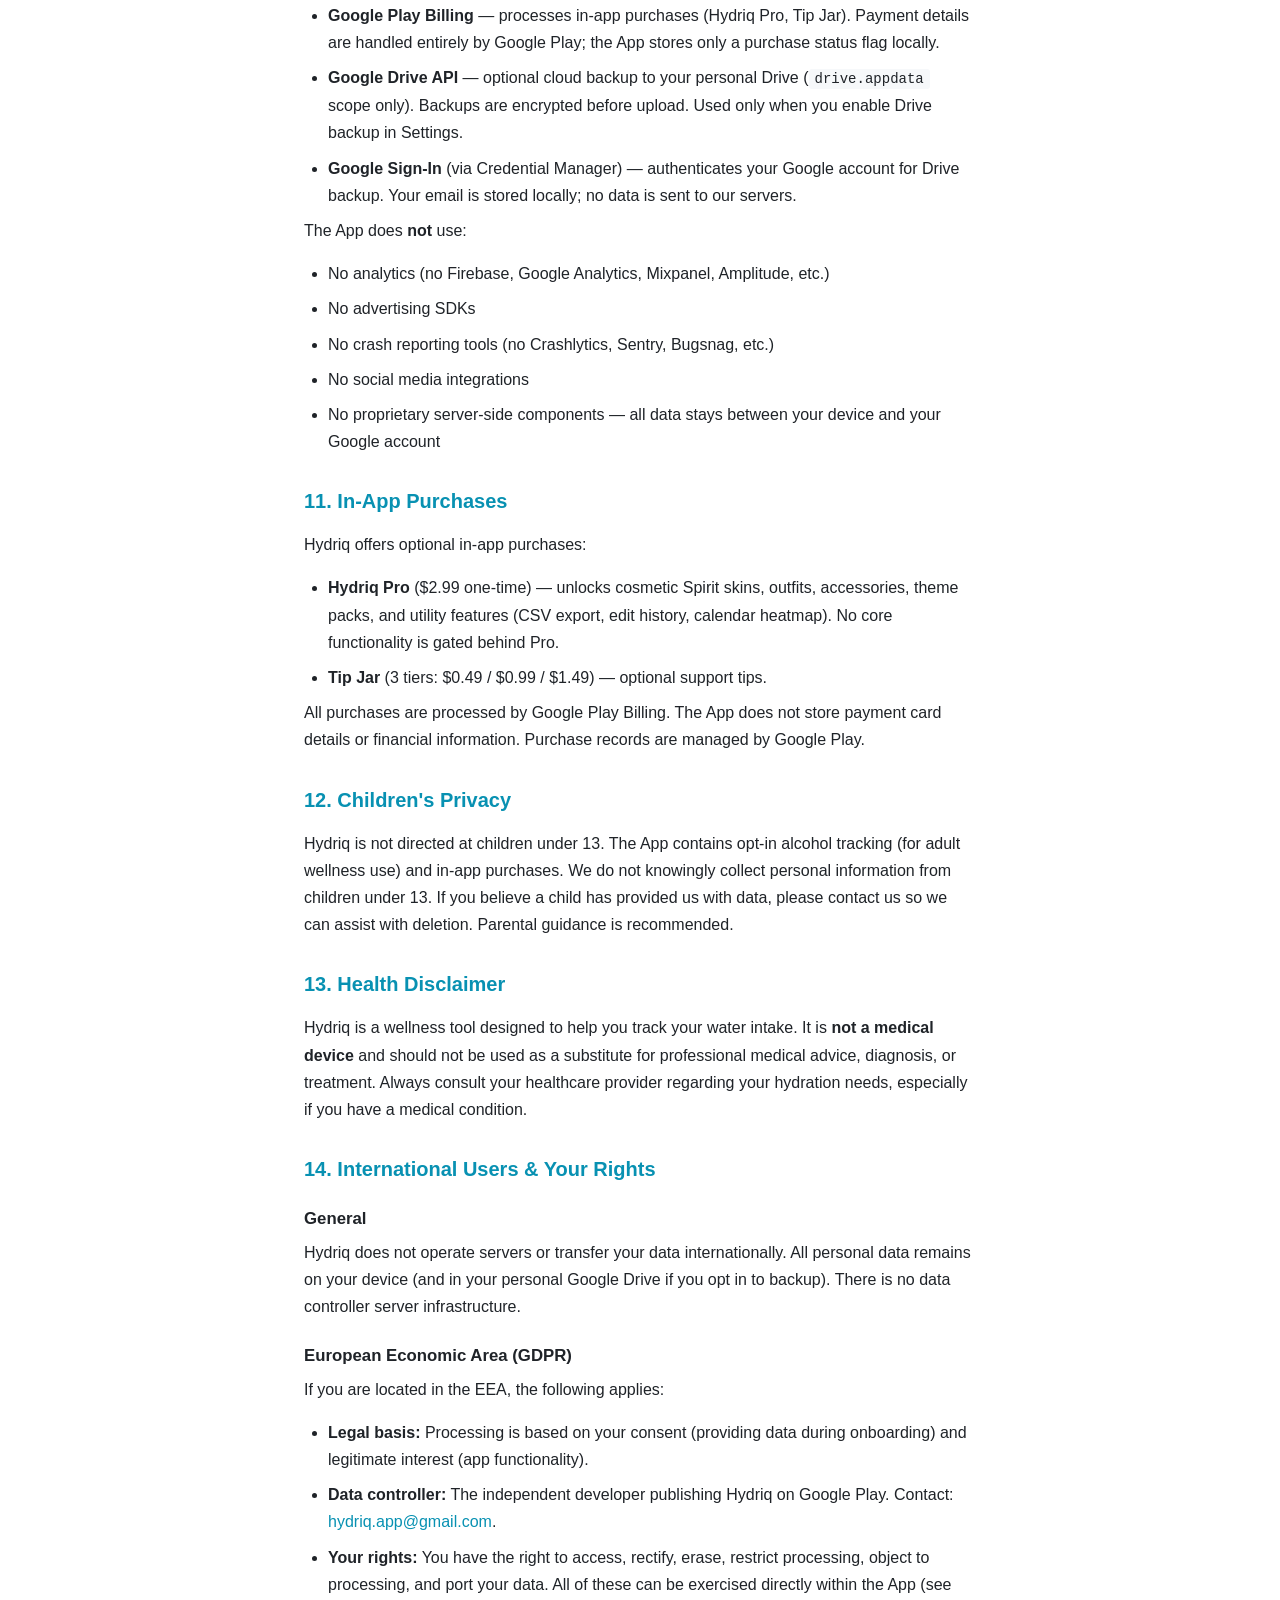
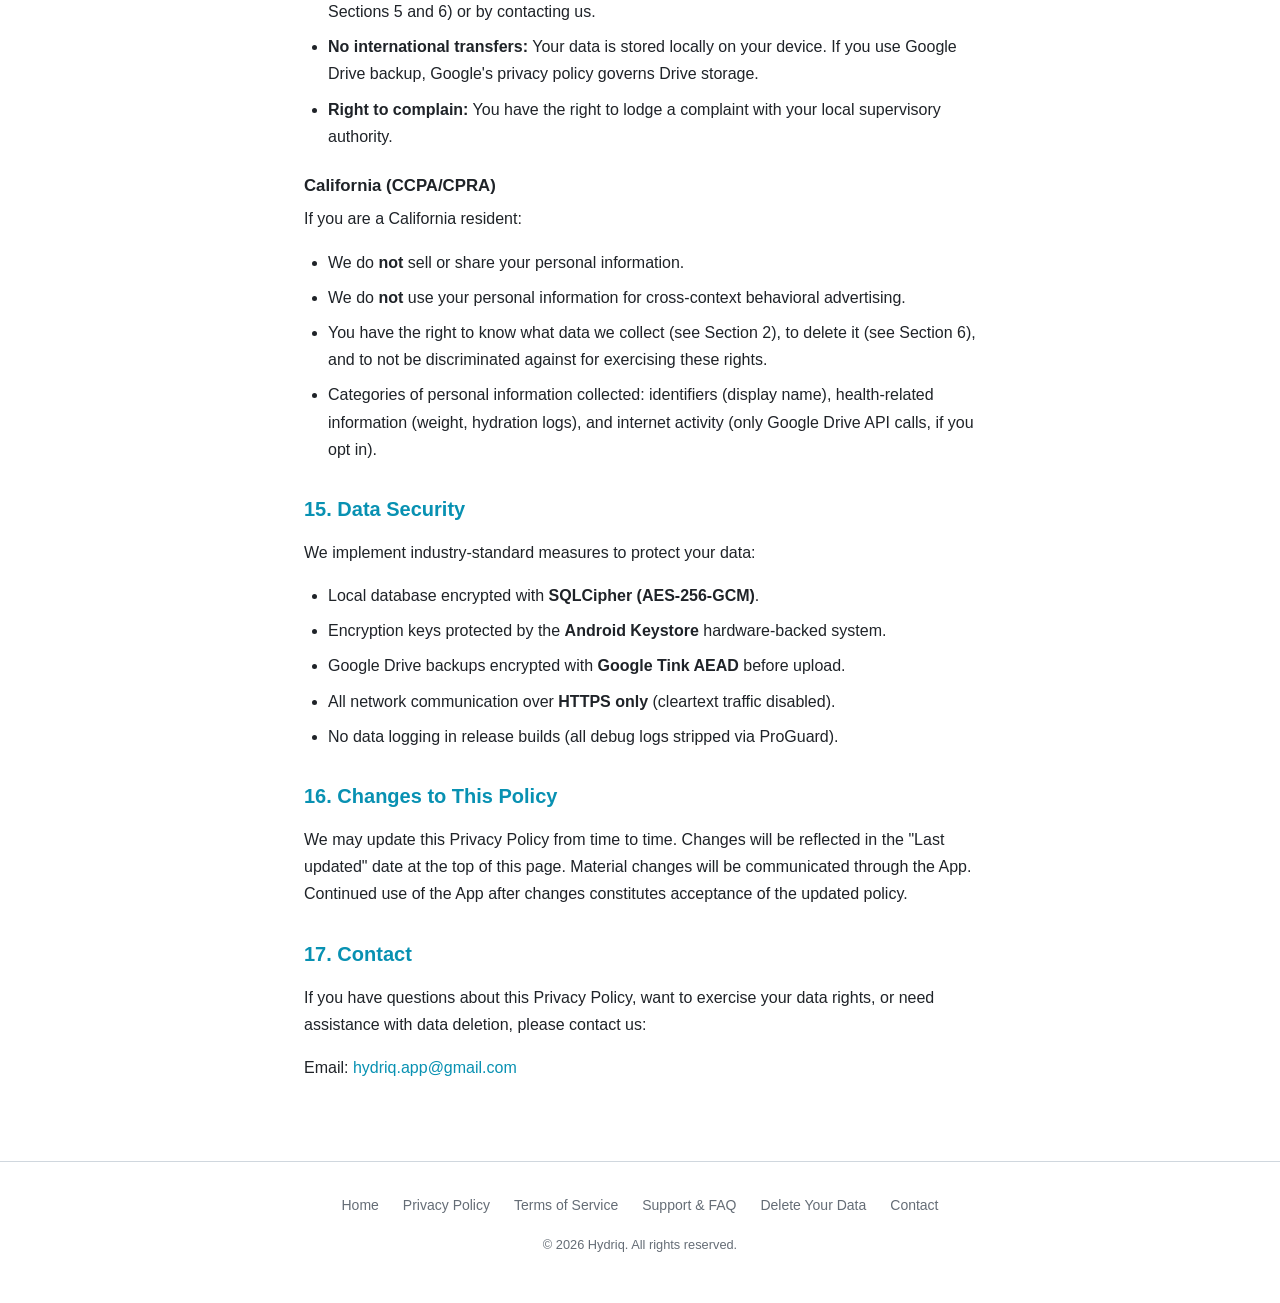
<file: privacy.html>
<!DOCTYPE html>
<html lang="en">
<head>
    <meta charset="UTF-8">
    <meta name="viewport" content="width=device-width, initial-scale=1.0">
    <title>Hydriq — Privacy Policy</title>
    <meta name="description" content="Hydriq privacy policy. All data is stored locally on your device. No analytics, no ads, no tracking.">
    <meta property="og:title" content="Hydriq — Privacy Policy">
    <meta property="og:description" content="Hydriq stores all your data locally on your device. No analytics, no ads, no tracking.">
    <meta property="og:type" content="website">
    <meta property="og:url" content="https://rakesh87.github.io/hydriq-web/privacy.html">
    <link rel="canonical" href="https://rakesh87.github.io/hydriq-web/privacy.html">
    <link rel="stylesheet" href="./styles.css">
</head>
<body>

<a href="#main" class="skip-link">Skip to content</a>

<header>
    <nav class="nav" role="navigation" aria-label="Main">
        <div class="nav-inner">
            <a href="./" class="nav-brand" aria-label="Hydriq Home">
                <svg viewBox="0 0 24 24" fill="currentColor" aria-hidden="true"><path d="M12 2C6.67 10 4 14 4 18a8 8 0 0016 0c0-4-2.67-8-8-16z"/></svg>
                Hydriq
            </a>
            <div class="nav-links">
                <a href="./privacy.html" aria-current="page">Privacy</a>
                <a href="./terms.html">Terms</a>
                <a href="./support.html">Support</a>
                <a href="./delete-data.html">Delete Data</a>
            </div>
        </div>
    </nav>
</header>

<main id="main">
    <div class="page-content">
        <div class="container">

<h1>Privacy Policy</h1>
<p class="subtitle">Last updated: April 3, 2026 &middot; Effective: April 3, 2026</p>

<div class="highlight">
    <strong>Summary:</strong> Hydriq stores all your data locally on your device by default. Optional Google Drive backup transmits encrypted data only when you explicitly enable it. We do not share personal information with third parties. There are no analytics, no ads, and no tracking.
</div>

<h2>1. Introduction</h2>
<p>Hydriq ("the App") is a hydration tracking application for Android developed by an independent developer ("we", "us", "our"). This Privacy Policy explains how the App handles your information.</p>
<p>By using Hydriq, you agree to the practices described in this policy.</p>

<h2>2. Information We Collect</h2>

<div class="highlight">
    <strong>All data you enter is stored on your device by default.</strong> If you enable Google Drive backup, an encrypted copy of your data is uploaded to your personal Google Drive account (see Section 4).
</div>

<p>The App allows you to input the following data, which is stored locally on your device only:</p>

<h3>Profile &amp; Health Data</h3>
<table>
    <tr><th>Data Type</th><th>Purpose</th><th>Storage</th></tr>
    <tr><td>Display name (optional)</td><td>Personalized greetings</td><td>Local only</td></tr>
    <tr><td>Spirit name (optional)</td><td>Name your companion character</td><td>Local only</td></tr>
    <tr><td>Weight</td><td>Calculate hydration goal</td><td>Local only</td></tr>
    <tr><td>Biological sex</td><td>Calculate hydration goal</td><td>Local only</td></tr>
    <tr><td>Activity level</td><td>Calculate hydration goal</td><td>Local only</td></tr>
    <tr><td>Climate type</td><td>Calculate hydration goal</td><td>Local only</td></tr>
    <tr><td>Wake/sleep times</td><td>Reminder scheduling</td><td>Local only</td></tr>
    <tr><td>Unit preference (metric/imperial)</td><td>Display measurements</td><td>Local only</td></tr>
</table>

<h3>Activity &amp; Behavioral Data</h3>
<table>
    <tr><th>Data Type</th><th>Purpose</th><th>Storage</th></tr>
    <tr><td>Drink logs (type, amount, time, caffeine)</td><td>Track hydration &amp; caffeine intake</td><td>Local only</td></tr>
    <tr><td>Streak data (days, freezes, breaks)</td><td>Motivation &amp; habit tracking</td><td>Local only</td></tr>
    <tr><td>Achievement progress</td><td>Gamification &amp; milestones</td><td>Local only</td></tr>
    <tr><td>Quest &amp; challenge progress</td><td>Goals &amp; engagement</td><td>Local only</td></tr>
    <tr><td>Spirit growth stage &amp; mood</td><td>Companion evolution</td><td>Local only</td></tr>
    <tr><td>Dismissed tips &amp; insights</td><td>Avoid showing repeated content</td><td>Local only</td></tr>
</table>

<h3>Preferences &amp; Customization</h3>
<table>
    <tr><th>Data Type</th><th>Purpose</th><th>Storage</th></tr>
    <tr><td>Theme, sound, haptic settings</td><td>App appearance &amp; feedback</td><td>Local only</td></tr>
    <tr><td>Spirit cosmetics (skins, outfits, accessories)</td><td>Companion customization</td><td>Local only</td></tr>
    <tr><td>Notification preferences</td><td>Reminder behavior</td><td>Local only</td></tr>
    <tr><td>Widget configuration</td><td>Home screen widget display</td><td>Local only</td></tr>
    <tr><td>App icon selection</td><td>Launcher icon preference</td><td>Local only</td></tr>
</table>

<h2>3. How Your Data Is Stored</h2>
<ul>
    <li>All data is stored in an <strong>encrypted local database</strong> (Room/SQLite with SQLCipher AES-256-GCM encryption) on your device.</li>
    <li>The encryption key is derived using the <strong>Android Keystore</strong> hardware-backed security system.</li>
    <li>App preferences are stored in local SharedPreferences on your device.</li>
    <li>The App does <strong>not</strong> include any analytics SDKs, crash reporting tools, advertising frameworks, or telemetry of any kind.</li>
    <li>Network requests are made <strong>only</strong> for: optional Google Drive backup/restore, Google Sign-In authentication, and in-app purchase verification via Google Play Billing. All network traffic uses HTTPS.</li>
</ul>

<h2>4. Cloud Backup</h2>

<h3>Google Drive Backup (Optional)</h3>
<p>You may optionally sign in with your Google account to back up your hydration data to Google Drive. When enabled:</p>
<ul>
    <li>Your data is <strong>encrypted using Google Tink AEAD encryption</strong> before being uploaded to Google Drive.</li>
    <li>Backups are stored in your Google Drive's <strong>appDataFolder</strong> &mdash; a hidden, app-isolated folder that is not visible in your Drive UI and can only be accessed by Hydriq.</li>
    <li>A maximum of 3 recent backups are retained; older backups are automatically pruned.</li>
    <li>Your Google email address is stored locally to maintain the sync session.</li>
    <li>You can disable backup, delete cloud backups, or sign out at any time in Settings &rarr; Data &amp; Privacy.</li>
    <li>We do not access any other files in your Google Drive &mdash; the App uses only the <code>drive.appdata</code> scope.</li>
</ul>

<h3>Android Auto Backup</h3>
<p>Android may back up your app preferences (theme, settings) via Google's Auto Backup service. Your hydration database and encryption keys are <strong>excluded</strong> from Auto Backup to protect your health-related data.</p>
<p>You control Android's backup settings in your device's system settings.</p>

<h2>5. Data Export &amp; Portability</h2>
<p>The App provides built-in tools for data portability:</p>
<ul>
    <li><strong>JSON Backup:</strong> Export your complete data (profile + hydration logs) as a JSON file.</li>
    <li><strong>CSV Export:</strong> Export your hydration logs as a CSV spreadsheet (Pro feature).</li>
    <li><strong>Restore:</strong> Import a previously exported JSON backup.</li>
</ul>
<p>Exported files are saved to your device's Downloads folder or shared via Android's share sheet. We have no access to these files.</p>

<h2>6. Data Deletion</h2>
<p>You have full control over your data. You can delete it at any time:</p>
<ul>
    <li><strong>Individual entries:</strong> Swipe to delete any drink log (with undo).</li>
    <li><strong>All data:</strong> Settings &rarr; Data &amp; Privacy &rarr; Delete All Data permanently removes all hydration logs and resets your profile.</li>
    <li><strong>Cloud backups:</strong> Delete all Google Drive backups from Settings &rarr; Data &amp; Privacy.</li>
    <li><strong>Uninstall:</strong> Uninstalling the App removes all locally stored data.</li>
</ul>
<p>For detailed step-by-step instructions, see our <a href="./delete-data.html">Data Deletion Guide</a>.</p>

<h2>7. Sharing Features</h2>
<p>Hydriq allows you to generate and share milestone and achievement cards as images. These images are:</p>
<ul>
    <li>Created locally on your device as bitmap images.</li>
    <li>Shared through Android's standard share sheet (the destination is your choice).</li>
    <li>Never uploaded to any Hydriq server &mdash; we have no visibility into where or if you share them.</li>
</ul>

<h2>8. Background Services</h2>
<p>The App uses the following background processes, all of which operate locally on your device:</p>
<ul>
    <li><strong>Reminder alarms:</strong> Scheduled via Android's AlarmManager to deliver hydration notifications at optimal times. Re-established after device restart.</li>
    <li><strong>Auto-backup:</strong> A periodic local backup task (via WorkManager) that creates encrypted snapshots of your data on-device. Retains the last 7 local backups.</li>
    <li><strong>Drive sync:</strong> If you enable Google Drive backup, a WorkManager task may periodically sync your encrypted backup to Drive.</li>
</ul>
<p>No background service transmits data to any server other than your personal Google Drive (and only if you opt in).</p>

<h2>9. Permissions</h2>
<p>The App requests only the following Android permissions:</p>
<table>
    <tr><th>Permission</th><th>Purpose</th><th>Required?</th></tr>
    <tr><td>INTERNET</td><td>Google Drive backup, Google Sign-In, in-app purchases</td><td>Automatic</td></tr>
    <tr><td>POST_NOTIFICATIONS</td><td>Hydration reminders</td><td>Optional (runtime)</td></tr>
    <tr><td>SCHEDULE_EXACT_ALARM</td><td>Precise reminder timing</td><td>Automatic (Android 12+)</td></tr>
    <tr><td>RECEIVE_BOOT_COMPLETED</td><td>Reschedule reminders after device restart</td><td>Automatic</td></tr>
    <tr><td>VIBRATE</td><td>Haptic feedback on drink logging</td><td>Automatic</td></tr>
</table>
<p>No permission grants access to your camera, microphone, contacts, location, or any other sensitive data.</p>

<h2>10. Third-Party Services</h2>
<p>Hydriq integrates with the following Google services only:</p>
<ul>
    <li><strong>Google Play Billing</strong> &mdash; processes in-app purchases (Hydriq Pro, Tip Jar). Payment details are handled entirely by Google Play; the App stores only a purchase status flag locally.</li>
    <li><strong>Google Drive API</strong> &mdash; optional cloud backup to your personal Drive (<code>drive.appdata</code> scope only). Backups are encrypted before upload. Used only when you enable Drive backup in Settings.</li>
    <li><strong>Google Sign-In</strong> (via Credential Manager) &mdash; authenticates your Google account for Drive backup. Your email is stored locally; no data is sent to our servers.</li>
</ul>
<p>The App does <strong>not</strong> use:</p>
<ul>
    <li>No analytics (no Firebase, Google Analytics, Mixpanel, Amplitude, etc.)</li>
    <li>No advertising SDKs</li>
    <li>No crash reporting tools (no Crashlytics, Sentry, Bugsnag, etc.)</li>
    <li>No social media integrations</li>
    <li>No proprietary server-side components &mdash; all data stays between your device and your Google account</li>
</ul>

<h2>11. In-App Purchases</h2>
<p>Hydriq offers optional in-app purchases:</p>
<ul>
    <li><strong>Hydriq Pro</strong> ($2.99 one-time) &mdash; unlocks cosmetic Spirit skins, outfits, accessories, theme packs, and utility features (CSV export, edit history, calendar heatmap). No core functionality is gated behind Pro.</li>
    <li><strong>Tip Jar</strong> (3 tiers: $0.49 / $0.99 / $1.49) &mdash; optional support tips.</li>
</ul>
<p>All purchases are processed by Google Play Billing. The App does not store payment card details or financial information. Purchase records are managed by Google Play.</p>

<h2>12. Children's Privacy</h2>
<p>Hydriq is not directed at children under 13. The App contains opt-in alcohol tracking (for adult wellness use) and in-app purchases. We do not knowingly collect personal information from children under 13. If you believe a child has provided us with data, please contact us so we can assist with deletion. Parental guidance is recommended.</p>

<h2>13. Health Disclaimer</h2>
<p>Hydriq is a wellness tool designed to help you track your water intake. It is <strong>not a medical device</strong> and should not be used as a substitute for professional medical advice, diagnosis, or treatment. Always consult your healthcare provider regarding your hydration needs, especially if you have a medical condition.</p>

<h2>14. International Users &amp; Your Rights</h2>

<h3>General</h3>
<p>Hydriq does not operate servers or transfer your data internationally. All personal data remains on your device (and in your personal Google Drive if you opt in to backup). There is no data controller server infrastructure.</p>

<h3>European Economic Area (GDPR)</h3>
<p>If you are located in the EEA, the following applies:</p>
<ul>
    <li><strong>Legal basis:</strong> Processing is based on your consent (providing data during onboarding) and legitimate interest (app functionality).</li>
    <li><strong>Data controller:</strong> The independent developer publishing Hydriq on Google Play. Contact: <a href="mailto:hydriq.app@gmail.com">hydriq.app@gmail.com</a>.</li>
    <li><strong>Your rights:</strong> You have the right to access, rectify, erase, restrict processing, object to processing, and port your data. All of these can be exercised directly within the App (see Sections 5 and 6) or by contacting us.</li>
    <li><strong>No international transfers:</strong> Your data is stored locally on your device. If you use Google Drive backup, Google's privacy policy governs Drive storage.</li>
    <li><strong>Right to complain:</strong> You have the right to lodge a complaint with your local supervisory authority.</li>
</ul>

<h3>California (CCPA/CPRA)</h3>
<p>If you are a California resident:</p>
<ul>
    <li>We do <strong>not</strong> sell or share your personal information.</li>
    <li>We do <strong>not</strong> use your personal information for cross-context behavioral advertising.</li>
    <li>You have the right to know what data we collect (see Section 2), to delete it (see Section 6), and to not be discriminated against for exercising these rights.</li>
    <li>Categories of personal information collected: identifiers (display name), health-related information (weight, hydration logs), and internet activity (only Google Drive API calls, if you opt in).</li>
</ul>

<h2>15. Data Security</h2>
<p>We implement industry-standard measures to protect your data:</p>
<ul>
    <li>Local database encrypted with <strong>SQLCipher (AES-256-GCM)</strong>.</li>
    <li>Encryption keys protected by the <strong>Android Keystore</strong> hardware-backed system.</li>
    <li>Google Drive backups encrypted with <strong>Google Tink AEAD</strong> before upload.</li>
    <li>All network communication over <strong>HTTPS only</strong> (cleartext traffic disabled).</li>
    <li>No data logging in release builds (all debug logs stripped via ProGuard).</li>
</ul>

<h2>16. Changes to This Policy</h2>
<p>We may update this Privacy Policy from time to time. Changes will be reflected in the "Last updated" date at the top of this page. Material changes will be communicated through the App. Continued use of the App after changes constitutes acceptance of the updated policy.</p>

<h2>17. Contact</h2>
<p>If you have questions about this Privacy Policy, want to exercise your data rights, or need assistance with data deletion, please contact us:</p>
<p>Email: <a href="mailto:hydriq.app@gmail.com">hydriq.app@gmail.com</a></p>

        </div>
    </div>
</main>

<footer class="site-footer">
    <div class="footer-inner">
        <nav class="footer-links" aria-label="Footer">
            <a href="./">Home</a>
            <a href="./privacy.html">Privacy Policy</a>
            <a href="./terms.html">Terms of Service</a>
            <a href="./support.html">Support &amp; FAQ</a>
            <a href="./delete-data.html">Delete Your Data</a>
            <a href="mailto:hydriq.app@gmail.com">Contact</a>
        </nav>
        <p class="footer-copy">&copy; 2026 Hydriq. All rights reserved.</p>
    </div>
</footer>

</body>
</html>
</file>
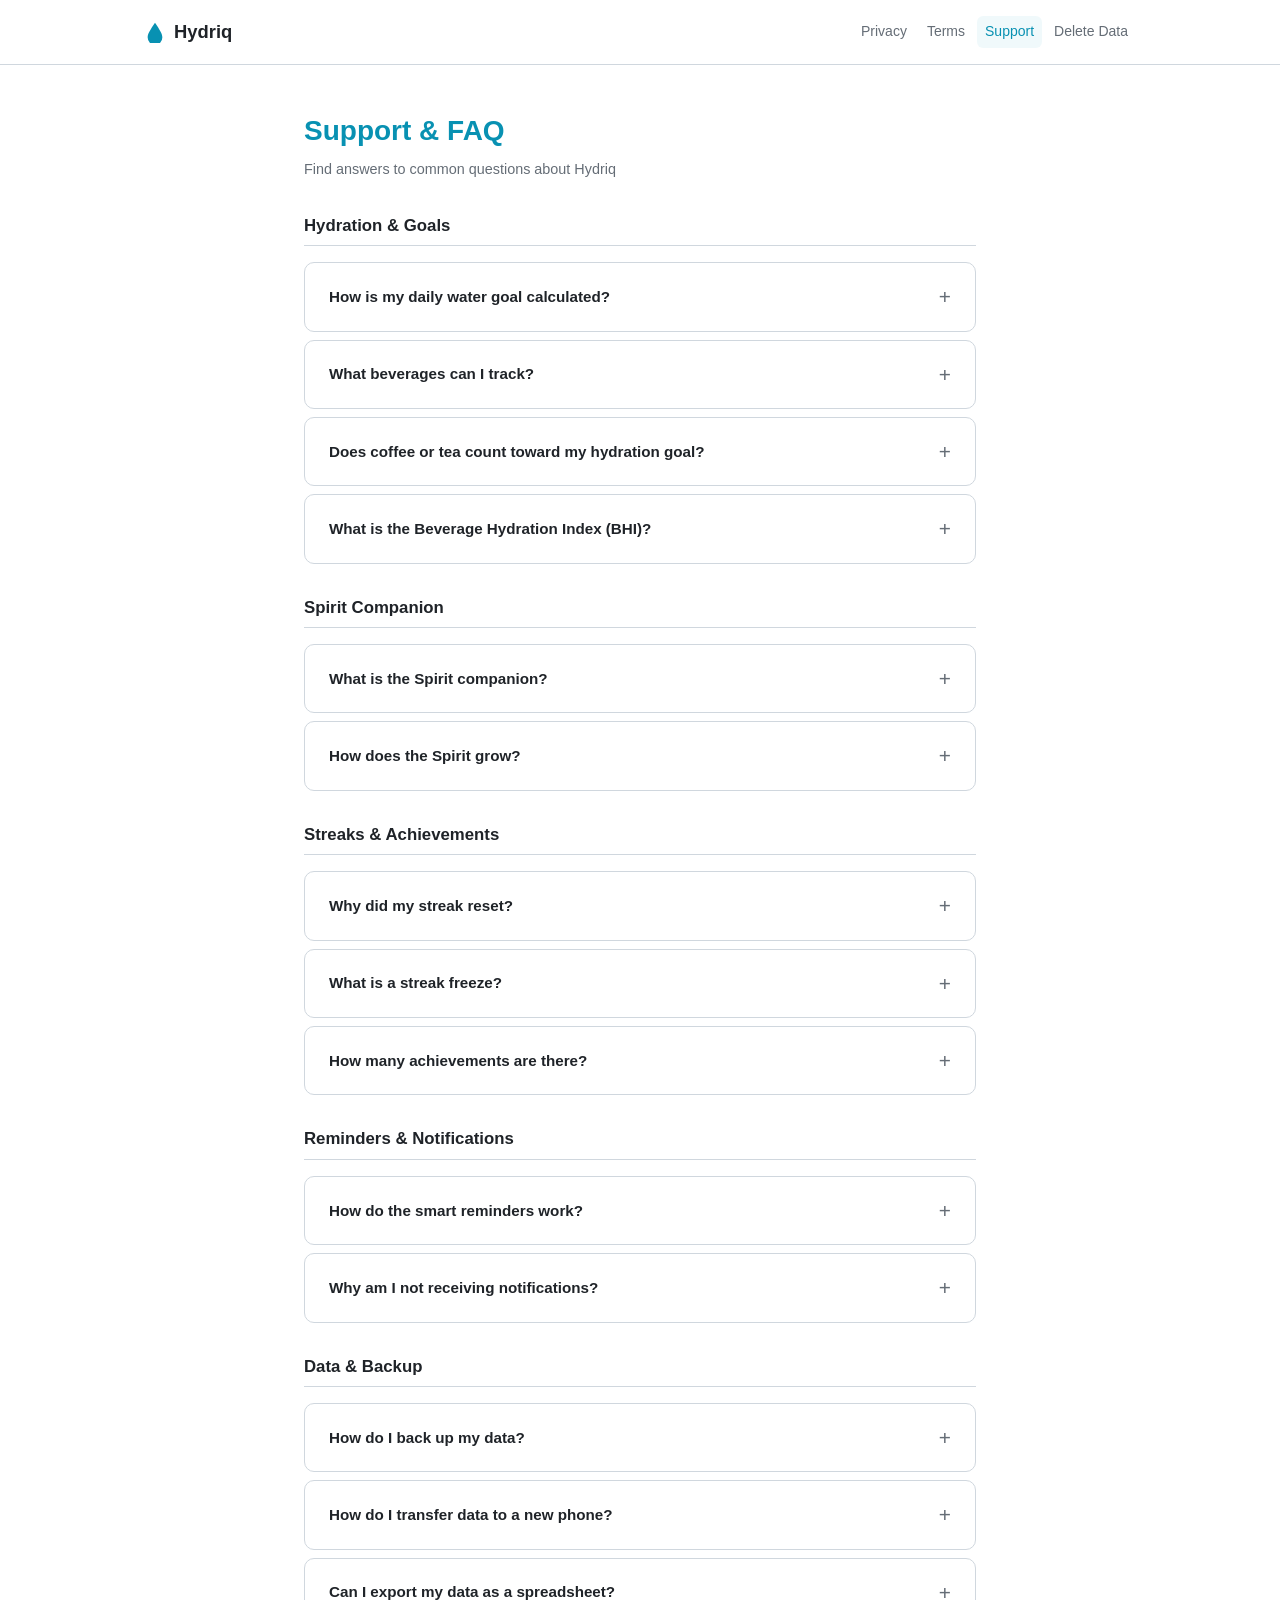
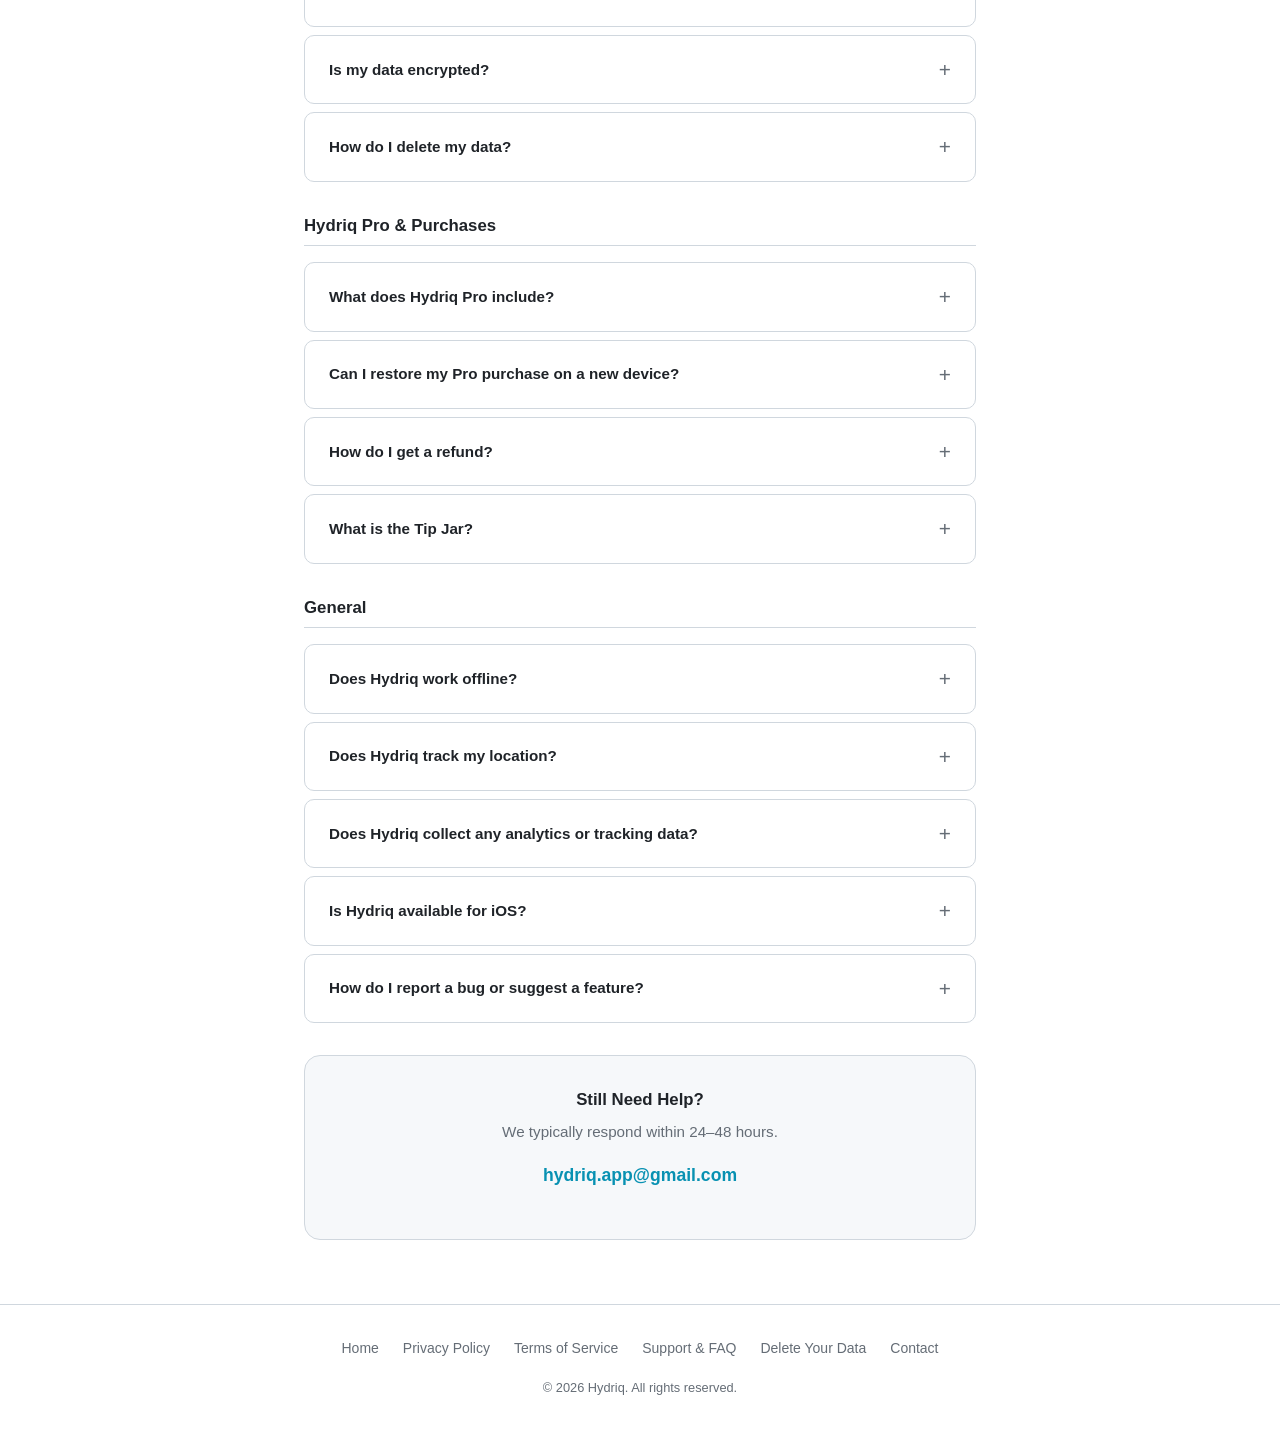
<file: support.html>
<!DOCTYPE html>
<html lang="en">
<head>
    <meta charset="UTF-8">
    <meta name="viewport" content="width=device-width, initial-scale=1.0">
    <title>Hydriq — Support &amp; FAQ</title>
    <meta name="description" content="Get help with Hydriq. Frequently asked questions about hydration tracking, reminders, backups, Pro features, and more.">
    <meta property="og:title" content="Hydriq — Support & FAQ">
    <meta property="og:description" content="Frequently asked questions and support for Hydriq, the privacy-first hydration tracker.">
    <meta property="og:type" content="website">
    <meta property="og:url" content="https://rakesh87.github.io/hydriq-web/support.html">
    <link rel="canonical" href="https://rakesh87.github.io/hydriq-web/support.html">
    <link rel="stylesheet" href="./styles.css">
</head>
<body>

<a href="#main" class="skip-link">Skip to content</a>

<header>
    <nav class="nav" role="navigation" aria-label="Main">
        <div class="nav-inner">
            <a href="./" class="nav-brand" aria-label="Hydriq Home">
                <svg viewBox="0 0 24 24" fill="currentColor" aria-hidden="true"><path d="M12 2C6.67 10 4 14 4 18a8 8 0 0016 0c0-4-2.67-8-8-16z"/></svg>
                Hydriq
            </a>
            <div class="nav-links">
                <a href="./privacy.html">Privacy</a>
                <a href="./terms.html">Terms</a>
                <a href="./support.html" aria-current="page">Support</a>
                <a href="./delete-data.html">Delete Data</a>
            </div>
        </div>
    </nav>
</header>

<main id="main">
    <div class="page-content">
        <div class="container">

<h1>Support &amp; FAQ</h1>
<p class="subtitle">Find answers to common questions about Hydriq</p>

<!-- Hydration & Goals -->
<div class="faq-group">
    <h2 class="faq-group-title">Hydration &amp; Goals</h2>

    <details class="faq-item">
        <summary>How is my daily water goal calculated?</summary>
        <div class="faq-answer">
            <p>Your daily goal is calculated using a formula based on four factors you provide during onboarding:</p>
            <ul>
                <li><strong>Body weight</strong> &mdash; heavier individuals need more water</li>
                <li><strong>Biological sex</strong> &mdash; adjusts for physiological differences (including pregnancy and breastfeeding)</li>
                <li><strong>Activity level</strong> &mdash; more active lifestyles require more hydration</li>
                <li><strong>Climate type</strong> &mdash; hot, arid, or high-altitude climates increase water needs</li>
            </ul>
            <p>You can update any of these factors in Settings &rarr; Profile to recalculate your goal. You can also manually override the calculated goal if you have specific medical guidance.</p>
        </div>
    </details>

    <details class="faq-item">
        <summary>What beverages can I track?</summary>
        <div class="faq-answer">
            <p>Hydriq supports 20+ drink types including water, coffee, tea (multiple varieties), juice, milk, sports drinks, smoothies, soda, energy drinks, coconut water, and alcoholic beverages (beer, wine, spirits, cocktails). You can also create custom drinks with your own name, amount, and caffeine content.</p>
            <p>Each drink type has a Beverage Hydration Index (BHI) score that indicates how well it contributes to your hydration relative to plain water.</p>
        </div>
    </details>

    <details class="faq-item">
        <summary>Does coffee or tea count toward my hydration goal?</summary>
        <div class="faq-answer">
            <p>Yes. While caffeinated beverages have a mild diuretic effect, research shows they still contribute positively to hydration. Hydriq uses a Beverage Hydration Index to weigh each drink's contribution &mdash; coffee and tea contribute to your goal but at a slightly reduced rate compared to plain water.</p>
            <p>Hydriq also tracks your total caffeine intake separately so you can monitor your consumption.</p>
        </div>
    </details>

    <details class="faq-item">
        <summary>What is the Beverage Hydration Index (BHI)?</summary>
        <div class="faq-answer">
            <p>The BHI is a quality scoring system based on published hydration research. It measures how effectively a beverage hydrates you compared to plain water (which has a BHI of 1.0). For example, milk scores higher than water due to its electrolyte content, while alcohol scores lower due to its diuretic effect.</p>
            <p>Your daily stats show both total volume consumed and a quality-adjusted hydration score.</p>
        </div>
    </details>
</div>

<!-- Spirit Companion -->
<div class="faq-group">
    <h2 class="faq-group-title">Spirit Companion</h2>

    <details class="faq-item">
        <summary>What is the Spirit companion?</summary>
        <div class="faq-answer">
            <p>Your Spirit is a digital companion character that lives on your home screen and evolves as you build your hydration habit. It progresses through 5 growth stages:</p>
            <ol>
                <li><strong>Sprout</strong> &mdash; just getting started</li>
                <li><strong>Blooming</strong> &mdash; building consistency</li>
                <li><strong>Flowering</strong> &mdash; strong habits forming</li>
                <li><strong>Thriving</strong> &mdash; well-established routine</li>
                <li><strong>Ocean</strong> &mdash; mastery level</li>
            </ol>
            <p>Your Spirit also has moods that react to your hydration status throughout the day, and can be customized with skins, outfits, and accessories.</p>
        </div>
    </details>

    <details class="faq-item">
        <summary>How does the Spirit grow?</summary>
        <div class="faq-answer">
            <p>Your Spirit's growth is driven by two factors: <strong>consistency</strong> (how regularly you meet your daily goal) and <strong>volume</strong> (how much you drink relative to your goal). Building a streak of consecutive days meeting your goal is the fastest way to advance your Spirit's growth stage.</p>
        </div>
    </details>
</div>

<!-- Streaks & Achievements -->
<div class="faq-group">
    <h2 class="faq-group-title">Streaks &amp; Achievements</h2>

    <details class="faq-item">
        <summary>Why did my streak reset?</summary>
        <div class="faq-answer">
            <p>Your streak resets if you don't meet your daily hydration goal by the end of the day (your set sleep time). Common reasons:</p>
            <ul>
                <li>You didn't log enough drinks to reach your goal</li>
                <li>You forgot to log drinks you actually consumed</li>
                <li>Your goal was recently recalculated to a higher value</li>
            </ul>
            <p>Hydriq sends streak-save alerts 2 hours before your sleep time if you're at risk of losing your streak. Make sure notifications are enabled for these alerts.</p>
        </div>
    </details>

    <details class="faq-item">
        <summary>What is a streak freeze?</summary>
        <div class="faq-answer">
            <p>A streak freeze protects your streak for one day if you don't meet your goal. You have 1 freeze available at a time. It is automatically used when your streak would otherwise break. Once used, you'll need to maintain your streak to earn another one.</p>
        </div>
    </details>

    <details class="faq-item">
        <summary>How many achievements are there?</summary>
        <div class="faq-answer">
            <p>Hydriq has 28 unlockable achievements across categories like consistency, volume milestones, exploration (trying different drink types), and special challenges. You can view all achievements and your progress in the Achievements gallery.</p>
        </div>
    </details>
</div>

<!-- Reminders -->
<div class="faq-group">
    <h2 class="faq-group-title">Reminders &amp; Notifications</h2>

    <details class="faq-item">
        <summary>How do the smart reminders work?</summary>
        <div class="faq-answer">
            <p>Hydriq uses several strategies to send you timely reminders:</p>
            <ul>
                <li><strong>Interval-based:</strong> Regular reminders spaced throughout your waking hours</li>
                <li><strong>Gap-based:</strong> Alerts when it's been more than an hour since your last drink and you haven't met your goal</li>
                <li><strong>Pattern-based:</strong> Detects times when you historically drink less and nudges you proactively</li>
                <li><strong>Streak-save:</strong> Urgent alerts before bedtime if your streak is at risk</li>
            </ul>
            <p>All scheduling happens locally on your device. No data is sent to any server.</p>
        </div>
    </details>

    <details class="faq-item">
        <summary>Why am I not receiving notifications?</summary>
        <div class="faq-answer">
            <p>Check the following:</p>
            <ul>
                <li>Ensure notification permission is granted: Settings (system) &rarr; Apps &rarr; Hydriq &rarr; Notifications</li>
                <li>Check that reminders are enabled in Hydriq: Settings &rarr; Notifications &rarr; Enable Reminders</li>
                <li>Some manufacturers (Xiaomi, Samsung, Huawei) aggressively kill background apps. Check your device's battery optimization settings and exempt Hydriq from battery restrictions.</li>
                <li>Verify that "Do Not Disturb" mode isn't blocking notifications during your active hours</li>
            </ul>
        </div>
    </details>
</div>

<!-- Data & Backup -->
<div class="faq-group">
    <h2 class="faq-group-title">Data &amp; Backup</h2>

    <details class="faq-item">
        <summary>How do I back up my data?</summary>
        <div class="faq-answer">
            <p>Hydriq offers three backup methods:</p>
            <ul>
                <li><strong>Automatic local backup:</strong> The App periodically creates encrypted snapshots on your device (up to 7 retained).</li>
                <li><strong>Manual JSON export:</strong> Settings &rarr; Data &amp; Privacy &rarr; Export Backup. Saves a complete JSON file to your Downloads folder.</li>
                <li><strong>Google Drive backup:</strong> Settings &rarr; Data &amp; Privacy &rarr; Sign in with Google. Your data is encrypted and uploaded to a hidden app-specific folder in your Drive.</li>
            </ul>
        </div>
    </details>

    <details class="faq-item">
        <summary>How do I transfer data to a new phone?</summary>
        <div class="faq-answer">
            <p><strong>Easiest method:</strong> Enable Google Drive backup on your old phone. On your new phone, install Hydriq, go to Settings &rarr; Data &amp; Privacy, sign in with the same Google account, and restore from your cloud backup.</p>
            <p><strong>Manual method:</strong> Export a JSON backup from your old phone. Transfer the file to your new phone (via email, file sharing, USB, etc.). Open Hydriq on your new phone and use Settings &rarr; Data &amp; Privacy &rarr; Restore Backup to import the file.</p>
        </div>
    </details>

    <details class="faq-item">
        <summary>Can I export my data as a spreadsheet?</summary>
        <div class="faq-answer">
            <p>Yes. With Hydriq Pro, you can export your hydration logs as a CSV file from Settings &rarr; Data &amp; Privacy &rarr; Export CSV. This file can be opened in Google Sheets, Excel, or any spreadsheet application.</p>
        </div>
    </details>

    <details class="faq-item">
        <summary>Is my data encrypted?</summary>
        <div class="faq-answer">
            <p>Yes. Your local database is encrypted with <strong>SQLCipher (AES-256-GCM)</strong>, and the encryption key is stored in the <strong>Android Keystore</strong> hardware-backed security system. Google Drive backups are additionally encrypted with <strong>Google Tink AEAD</strong> before upload. All network traffic uses HTTPS.</p>
        </div>
    </details>

    <details class="faq-item">
        <summary>How do I delete my data?</summary>
        <div class="faq-answer">
            <p>See our detailed <a href="./delete-data.html">Data Deletion Guide</a> for step-by-step instructions. You can delete individual entries, all local data, cloud backups, or everything by uninstalling the app.</p>
        </div>
    </details>
</div>

<!-- Hydriq Pro -->
<div class="faq-group">
    <h2 class="faq-group-title">Hydriq Pro &amp; Purchases</h2>

    <details class="faq-item">
        <summary>What does Hydriq Pro include?</summary>
        <div class="faq-answer">
            <p>Hydriq Pro ($2.99, one-time purchase) unlocks:</p>
            <ul>
                <li>8 premium Spirit skins</li>
                <li>13 outfits and 15 accessories</li>
                <li>9 theme packs</li>
                <li>Premium app icon variants</li>
                <li>Monthly calendar heatmap view</li>
                <li>CSV data export</li>
                <li>Edit and delete log history</li>
            </ul>
            <p>All core hydration tracking features (drink logging, reminders, stats, insights, achievements, quests, Spirit growth, widget) are <strong>free forever</strong>.</p>
        </div>
    </details>

    <details class="faq-item">
        <summary>Can I restore my Pro purchase on a new device?</summary>
        <div class="faq-answer">
            <p>Yes. Your purchase is tied to your Google Play account. Install Hydriq on your new device with the same Google account, and your Pro status will be automatically restored. If it doesn't restore immediately, go to Settings &mdash; the app checks your purchase status on launch and when you open Settings.</p>
        </div>
    </details>

    <details class="faq-item">
        <summary>How do I get a refund?</summary>
        <div class="faq-answer">
            <p>Refunds are handled by Google Play, not by us. To request a refund:</p>
            <ol>
                <li>Visit <a href="https://support.google.com/googleplay/answer/7659581" target="_blank" rel="noopener">Google Play's refund page</a></li>
                <li>Find your Hydriq purchase in your order history</li>
                <li>Follow Google's refund process</li>
            </ol>
            <p>Google typically processes refund requests within 48 hours of purchase. After that window, refunds are at Google's discretion.</p>
        </div>
    </details>

    <details class="faq-item">
        <summary>What is the Tip Jar?</summary>
        <div class="faq-answer">
            <p>The Tip Jar is a way to support Hydriq's development beyond the Pro purchase. It offers three optional tip amounts ($0.49, $0.99, $1.49). Tips are consumable &mdash; you can send them multiple times. They do not unlock any additional features.</p>
        </div>
    </details>
</div>

<!-- General -->
<div class="faq-group">
    <h2 class="faq-group-title">General</h2>

    <details class="faq-item">
        <summary>Does Hydriq work offline?</summary>
        <div class="faq-answer">
            <p>Yes, fully. Hydriq is designed as an offline-first app. All drink logging, reminders, stats, achievements, and Spirit features work without an internet connection. Internet is only needed for Google Drive backup, Google Sign-In, and in-app purchases.</p>
        </div>
    </details>

    <details class="faq-item">
        <summary>Does Hydriq track my location?</summary>
        <div class="faq-answer">
            <p>No. Hydriq does not request location permissions, does not access GPS, and does not track your location in any way.</p>
        </div>
    </details>

    <details class="faq-item">
        <summary>Does Hydriq collect any analytics or tracking data?</summary>
        <div class="faq-answer">
            <p>No. Hydriq contains zero analytics SDKs, zero crash reporting tools, zero advertising frameworks, and zero telemetry. We have no servers collecting your data. See our <a href="./privacy.html">Privacy Policy</a> for full details.</p>
        </div>
    </details>

    <details class="faq-item">
        <summary>Is Hydriq available for iOS?</summary>
        <div class="faq-answer">
            <p>Not currently. Hydriq is an Android-only app. There are no immediate plans for an iOS version, but this may change in the future.</p>
        </div>
    </details>

    <details class="faq-item">
        <summary>How do I report a bug or suggest a feature?</summary>
        <div class="faq-answer">
            <p>Email us at <a href="mailto:hydriq.app@gmail.com">hydriq.app@gmail.com</a> with a description of the issue or your suggestion. For bugs, please include your device model, Android version, and steps to reproduce the problem.</p>
        </div>
    </details>
</div>

<!-- Contact Card -->
<div class="contact-card">
    <h3>Still Need Help?</h3>
    <p>We typically respond within 24&ndash;48 hours.</p>
    <p><a href="mailto:hydriq.app@gmail.com" class="email-link">hydriq.app@gmail.com</a></p>
</div>

        </div>
    </div>
</main>

<footer class="site-footer">
    <div class="footer-inner">
        <nav class="footer-links" aria-label="Footer">
            <a href="./">Home</a>
            <a href="./privacy.html">Privacy Policy</a>
            <a href="./terms.html">Terms of Service</a>
            <a href="./support.html">Support &amp; FAQ</a>
            <a href="./delete-data.html">Delete Your Data</a>
            <a href="mailto:hydriq.app@gmail.com">Contact</a>
        </nav>
        <p class="footer-copy">&copy; 2026 Hydriq. All rights reserved.</p>
    </div>
</footer>

</body>
</html>
</file>
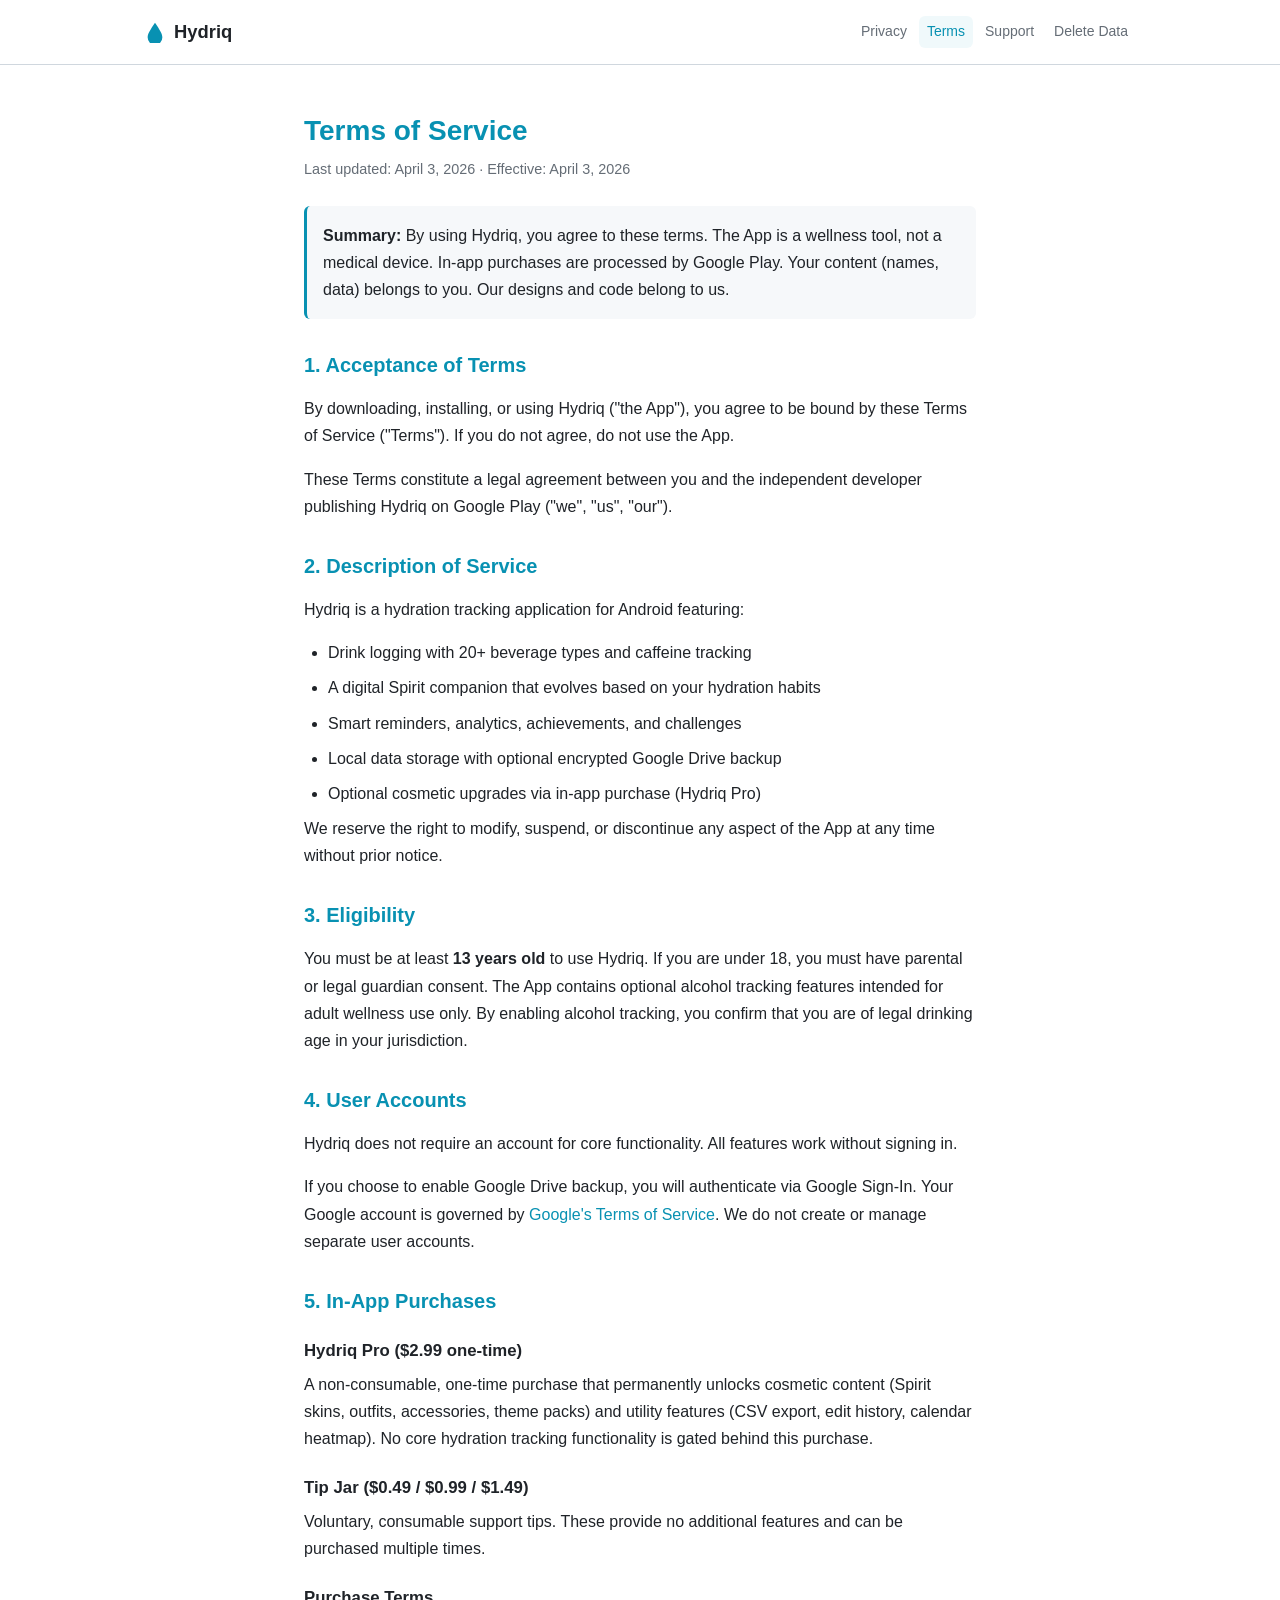
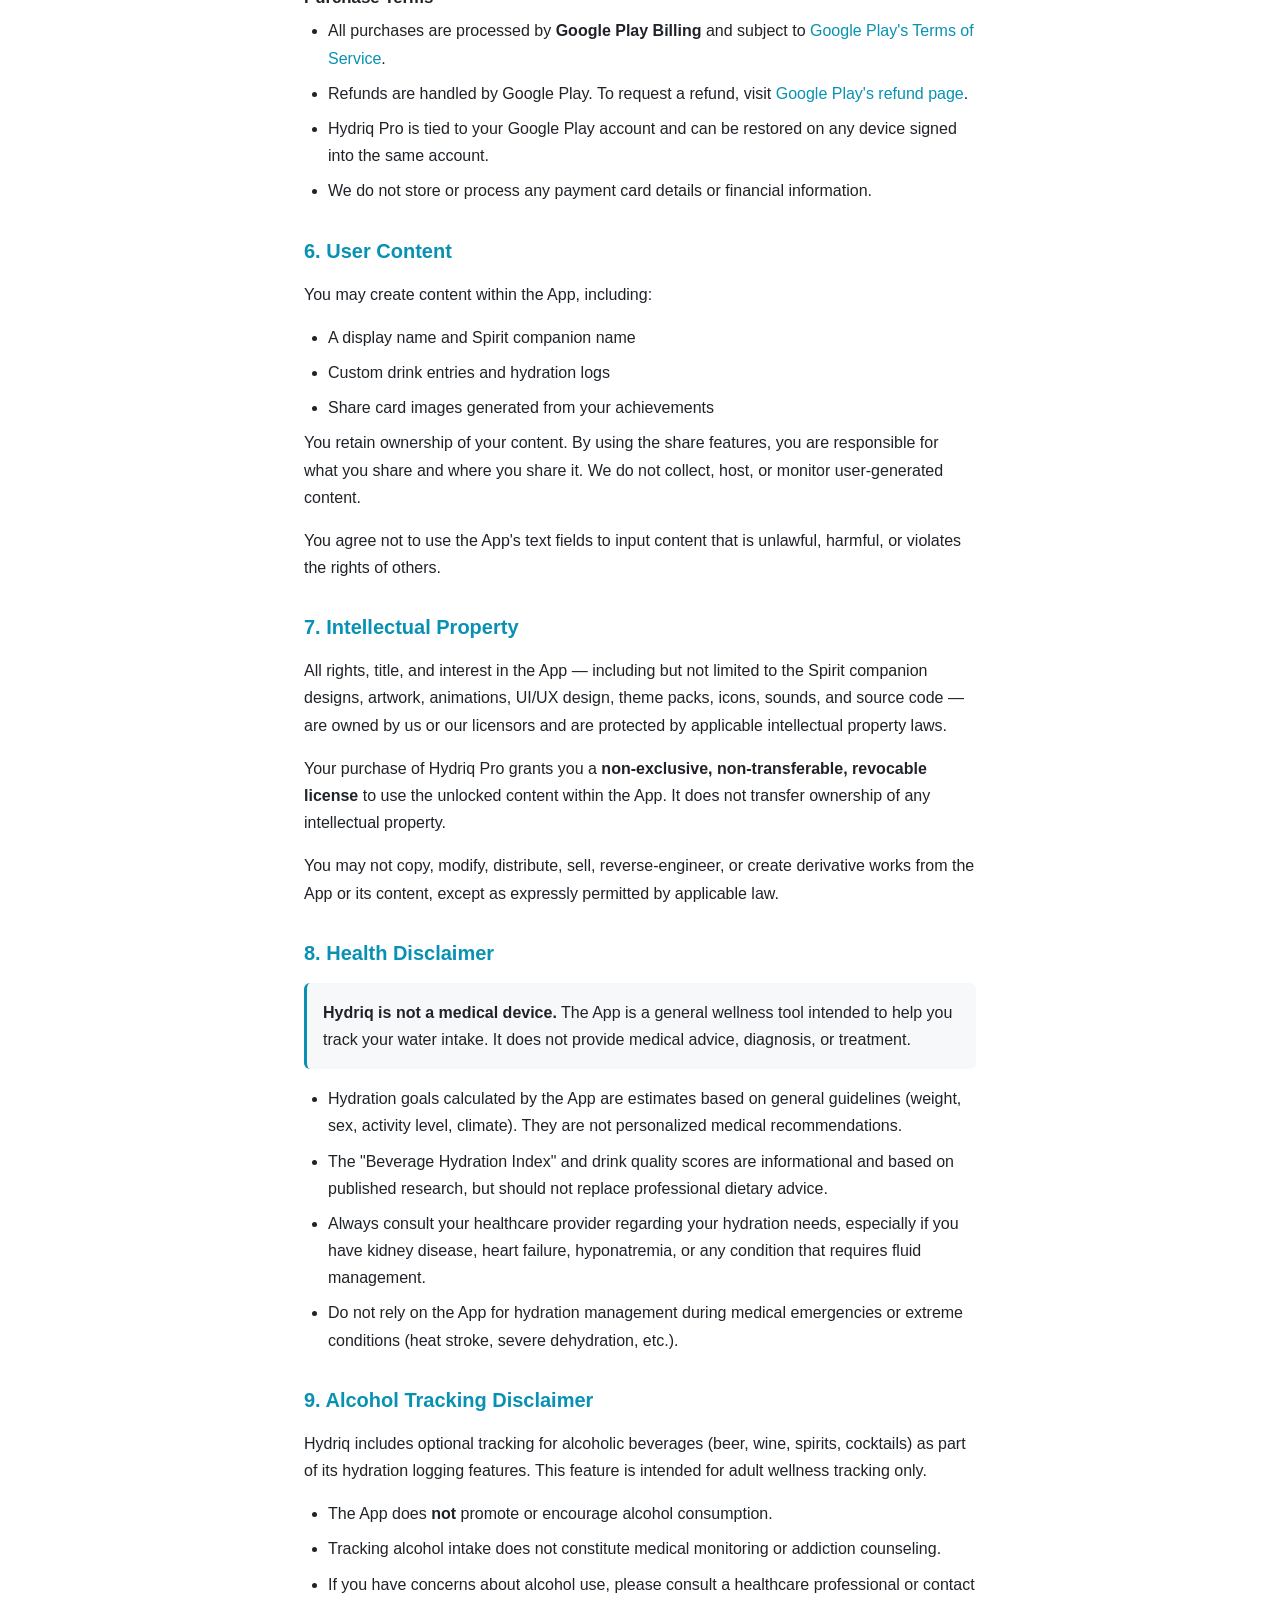
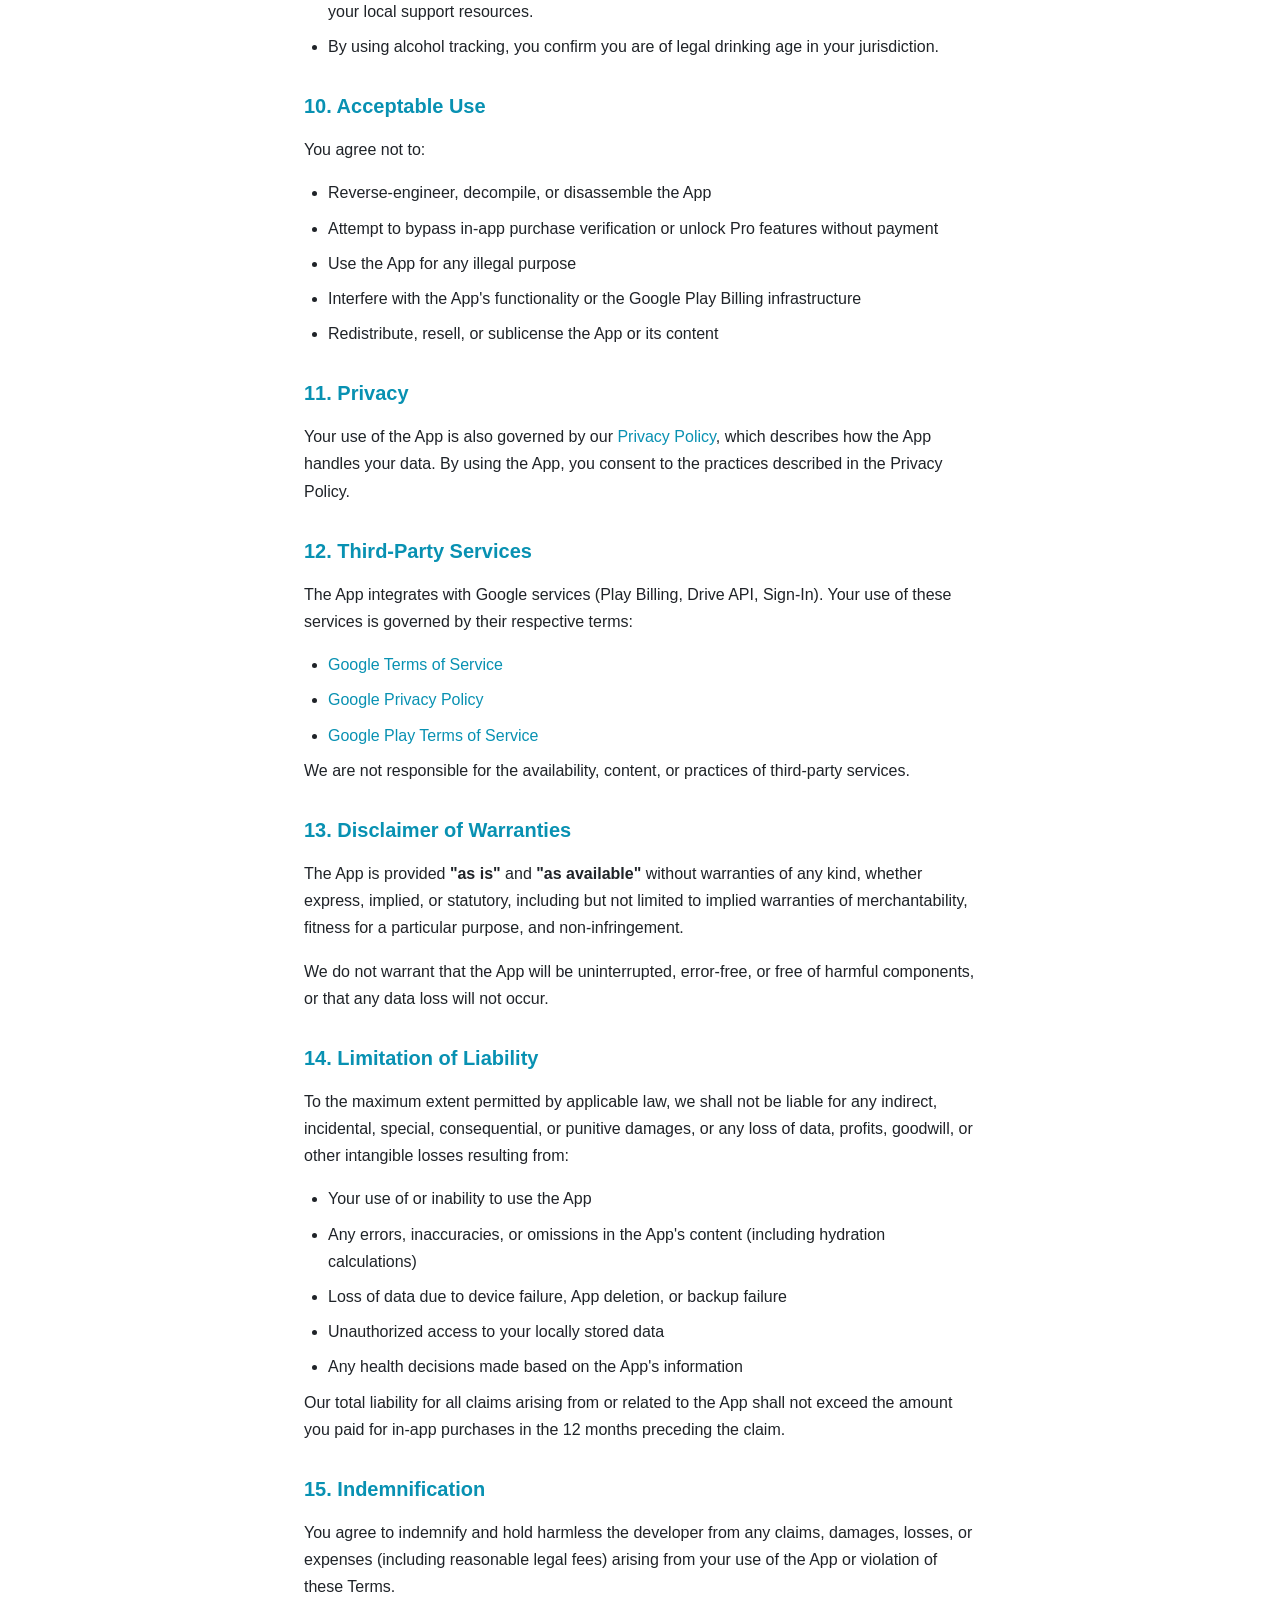
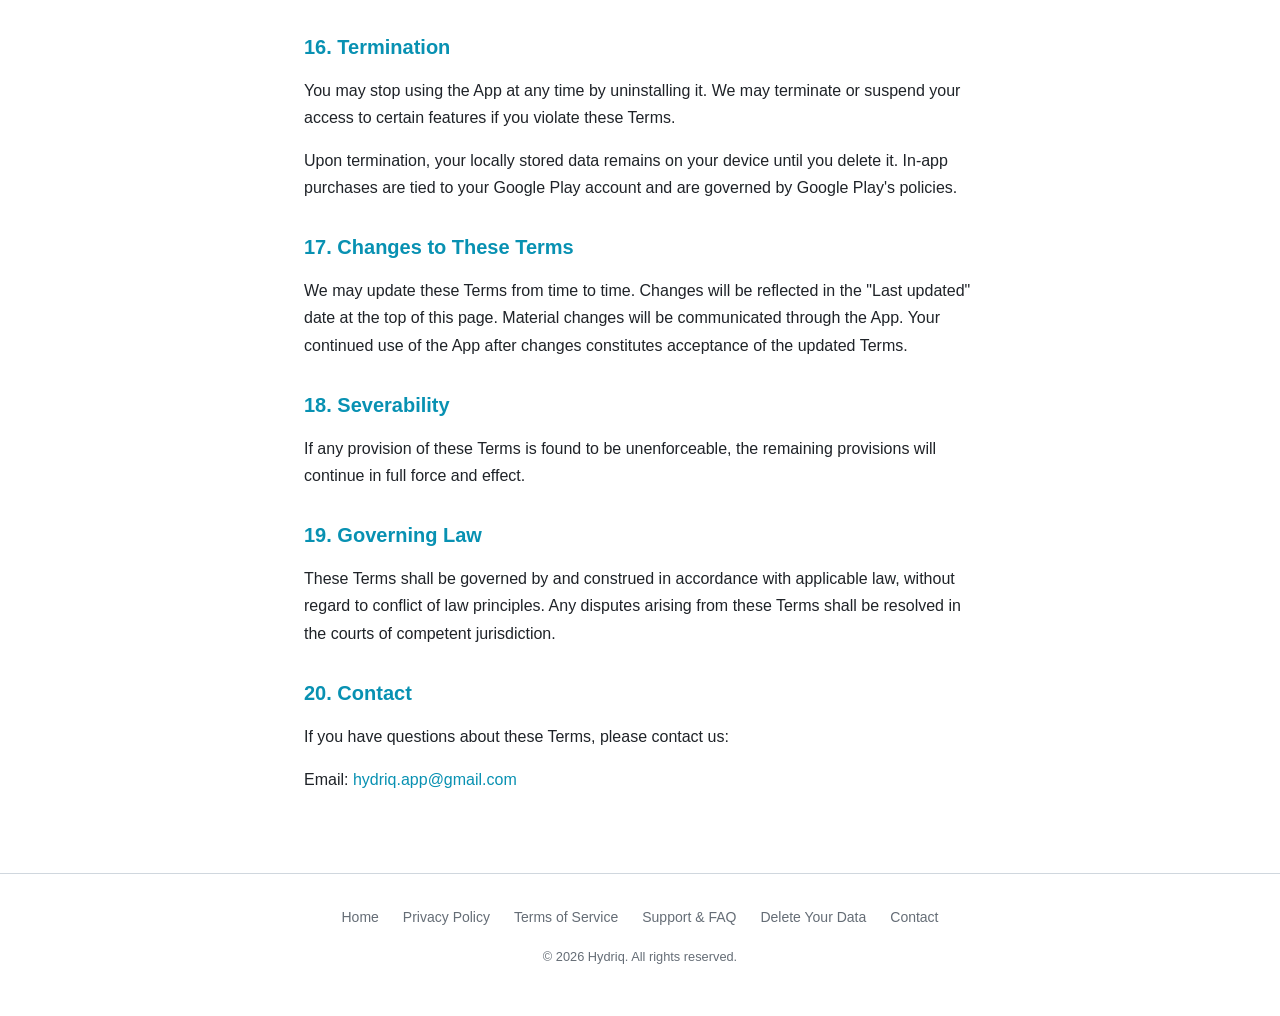
<file: terms.html>
<!DOCTYPE html>
<html lang="en">
<head>
    <meta charset="UTF-8">
    <meta name="viewport" content="width=device-width, initial-scale=1.0">
    <title>Hydriq — Terms of Service</title>
    <meta name="description" content="Terms of Service for the Hydriq hydration tracker app.">
    <meta property="og:title" content="Hydriq — Terms of Service">
    <meta property="og:description" content="Terms of Service for Hydriq, the privacy-first hydration tracker for Android.">
    <meta property="og:type" content="website">
    <meta property="og:url" content="https://rakesh87.github.io/hydriq-web/terms.html">
    <link rel="canonical" href="https://rakesh87.github.io/hydriq-web/terms.html">
    <link rel="stylesheet" href="./styles.css">
</head>
<body>

<a href="#main" class="skip-link">Skip to content</a>

<header>
    <nav class="nav" role="navigation" aria-label="Main">
        <div class="nav-inner">
            <a href="./" class="nav-brand" aria-label="Hydriq Home">
                <svg viewBox="0 0 24 24" fill="currentColor" aria-hidden="true"><path d="M12 2C6.67 10 4 14 4 18a8 8 0 0016 0c0-4-2.67-8-8-16z"/></svg>
                Hydriq
            </a>
            <div class="nav-links">
                <a href="./privacy.html">Privacy</a>
                <a href="./terms.html" aria-current="page">Terms</a>
                <a href="./support.html">Support</a>
                <a href="./delete-data.html">Delete Data</a>
            </div>
        </div>
    </nav>
</header>

<main id="main">
    <div class="page-content">
        <div class="container">

<h1>Terms of Service</h1>
<p class="subtitle">Last updated: April 3, 2026 &middot; Effective: April 3, 2026</p>

<div class="highlight">
    <strong>Summary:</strong> By using Hydriq, you agree to these terms. The App is a wellness tool, not a medical device. In-app purchases are processed by Google Play. Your content (names, data) belongs to you. Our designs and code belong to us.
</div>

<h2>1. Acceptance of Terms</h2>
<p>By downloading, installing, or using Hydriq ("the App"), you agree to be bound by these Terms of Service ("Terms"). If you do not agree, do not use the App.</p>
<p>These Terms constitute a legal agreement between you and the independent developer publishing Hydriq on Google Play ("we", "us", "our").</p>

<h2>2. Description of Service</h2>
<p>Hydriq is a hydration tracking application for Android featuring:</p>
<ul>
    <li>Drink logging with 20+ beverage types and caffeine tracking</li>
    <li>A digital Spirit companion that evolves based on your hydration habits</li>
    <li>Smart reminders, analytics, achievements, and challenges</li>
    <li>Local data storage with optional encrypted Google Drive backup</li>
    <li>Optional cosmetic upgrades via in-app purchase (Hydriq Pro)</li>
</ul>
<p>We reserve the right to modify, suspend, or discontinue any aspect of the App at any time without prior notice.</p>

<h2>3. Eligibility</h2>
<p>You must be at least <strong>13 years old</strong> to use Hydriq. If you are under 18, you must have parental or legal guardian consent. The App contains optional alcohol tracking features intended for adult wellness use only. By enabling alcohol tracking, you confirm that you are of legal drinking age in your jurisdiction.</p>

<h2>4. User Accounts</h2>
<p>Hydriq does not require an account for core functionality. All features work without signing in.</p>
<p>If you choose to enable Google Drive backup, you will authenticate via Google Sign-In. Your Google account is governed by <a href="https://policies.google.com/terms" target="_blank" rel="noopener">Google's Terms of Service</a>. We do not create or manage separate user accounts.</p>

<h2>5. In-App Purchases</h2>

<h3>Hydriq Pro ($2.99 one-time)</h3>
<p>A non-consumable, one-time purchase that permanently unlocks cosmetic content (Spirit skins, outfits, accessories, theme packs) and utility features (CSV export, edit history, calendar heatmap). No core hydration tracking functionality is gated behind this purchase.</p>

<h3>Tip Jar ($0.49 / $0.99 / $1.49)</h3>
<p>Voluntary, consumable support tips. These provide no additional features and can be purchased multiple times.</p>

<h3>Purchase Terms</h3>
<ul>
    <li>All purchases are processed by <strong>Google Play Billing</strong> and subject to <a href="https://play.google.com/intl/en_us/about/play-terms/" target="_blank" rel="noopener">Google Play's Terms of Service</a>.</li>
    <li>Refunds are handled by Google Play. To request a refund, visit <a href="https://support.google.com/googleplay/answer/7659581" target="_blank" rel="noopener">Google Play's refund page</a>.</li>
    <li>Hydriq Pro is tied to your Google Play account and can be restored on any device signed into the same account.</li>
    <li>We do not store or process any payment card details or financial information.</li>
</ul>

<h2>6. User Content</h2>
<p>You may create content within the App, including:</p>
<ul>
    <li>A display name and Spirit companion name</li>
    <li>Custom drink entries and hydration logs</li>
    <li>Share card images generated from your achievements</li>
</ul>
<p>You retain ownership of your content. By using the share features, you are responsible for what you share and where you share it. We do not collect, host, or monitor user-generated content.</p>
<p>You agree not to use the App's text fields to input content that is unlawful, harmful, or violates the rights of others.</p>

<h2>7. Intellectual Property</h2>
<p>All rights, title, and interest in the App &mdash; including but not limited to the Spirit companion designs, artwork, animations, UI/UX design, theme packs, icons, sounds, and source code &mdash; are owned by us or our licensors and are protected by applicable intellectual property laws.</p>
<p>Your purchase of Hydriq Pro grants you a <strong>non-exclusive, non-transferable, revocable license</strong> to use the unlocked content within the App. It does not transfer ownership of any intellectual property.</p>
<p>You may not copy, modify, distribute, sell, reverse-engineer, or create derivative works from the App or its content, except as expressly permitted by applicable law.</p>

<h2>8. Health Disclaimer</h2>
<div class="highlight">
    <strong>Hydriq is not a medical device.</strong> The App is a general wellness tool intended to help you track your water intake. It does not provide medical advice, diagnosis, or treatment.
</div>
<ul>
    <li>Hydration goals calculated by the App are estimates based on general guidelines (weight, sex, activity level, climate). They are not personalized medical recommendations.</li>
    <li>The "Beverage Hydration Index" and drink quality scores are informational and based on published research, but should not replace professional dietary advice.</li>
    <li>Always consult your healthcare provider regarding your hydration needs, especially if you have kidney disease, heart failure, hyponatremia, or any condition that requires fluid management.</li>
    <li>Do not rely on the App for hydration management during medical emergencies or extreme conditions (heat stroke, severe dehydration, etc.).</li>
</ul>

<h2>9. Alcohol Tracking Disclaimer</h2>
<p>Hydriq includes optional tracking for alcoholic beverages (beer, wine, spirits, cocktails) as part of its hydration logging features. This feature is intended for adult wellness tracking only.</p>
<ul>
    <li>The App does <strong>not</strong> promote or encourage alcohol consumption.</li>
    <li>Tracking alcohol intake does not constitute medical monitoring or addiction counseling.</li>
    <li>If you have concerns about alcohol use, please consult a healthcare professional or contact your local support resources.</li>
    <li>By using alcohol tracking, you confirm you are of legal drinking age in your jurisdiction.</li>
</ul>

<h2>10. Acceptable Use</h2>
<p>You agree not to:</p>
<ul>
    <li>Reverse-engineer, decompile, or disassemble the App</li>
    <li>Attempt to bypass in-app purchase verification or unlock Pro features without payment</li>
    <li>Use the App for any illegal purpose</li>
    <li>Interfere with the App's functionality or the Google Play Billing infrastructure</li>
    <li>Redistribute, resell, or sublicense the App or its content</li>
</ul>

<h2>11. Privacy</h2>
<p>Your use of the App is also governed by our <a href="./privacy.html">Privacy Policy</a>, which describes how the App handles your data. By using the App, you consent to the practices described in the Privacy Policy.</p>

<h2>12. Third-Party Services</h2>
<p>The App integrates with Google services (Play Billing, Drive API, Sign-In). Your use of these services is governed by their respective terms:</p>
<ul>
    <li><a href="https://policies.google.com/terms" target="_blank" rel="noopener">Google Terms of Service</a></li>
    <li><a href="https://policies.google.com/privacy" target="_blank" rel="noopener">Google Privacy Policy</a></li>
    <li><a href="https://play.google.com/intl/en_us/about/play-terms/" target="_blank" rel="noopener">Google Play Terms of Service</a></li>
</ul>
<p>We are not responsible for the availability, content, or practices of third-party services.</p>

<h2>13. Disclaimer of Warranties</h2>
<p>The App is provided <strong>"as is"</strong> and <strong>"as available"</strong> without warranties of any kind, whether express, implied, or statutory, including but not limited to implied warranties of merchantability, fitness for a particular purpose, and non-infringement.</p>
<p>We do not warrant that the App will be uninterrupted, error-free, or free of harmful components, or that any data loss will not occur.</p>

<h2>14. Limitation of Liability</h2>
<p>To the maximum extent permitted by applicable law, we shall not be liable for any indirect, incidental, special, consequential, or punitive damages, or any loss of data, profits, goodwill, or other intangible losses resulting from:</p>
<ul>
    <li>Your use of or inability to use the App</li>
    <li>Any errors, inaccuracies, or omissions in the App's content (including hydration calculations)</li>
    <li>Loss of data due to device failure, App deletion, or backup failure</li>
    <li>Unauthorized access to your locally stored data</li>
    <li>Any health decisions made based on the App's information</li>
</ul>
<p>Our total liability for all claims arising from or related to the App shall not exceed the amount you paid for in-app purchases in the 12 months preceding the claim.</p>

<h2>15. Indemnification</h2>
<p>You agree to indemnify and hold harmless the developer from any claims, damages, losses, or expenses (including reasonable legal fees) arising from your use of the App or violation of these Terms.</p>

<h2>16. Termination</h2>
<p>You may stop using the App at any time by uninstalling it. We may terminate or suspend your access to certain features if you violate these Terms.</p>
<p>Upon termination, your locally stored data remains on your device until you delete it. In-app purchases are tied to your Google Play account and are governed by Google Play's policies.</p>

<h2>17. Changes to These Terms</h2>
<p>We may update these Terms from time to time. Changes will be reflected in the "Last updated" date at the top of this page. Material changes will be communicated through the App. Your continued use of the App after changes constitutes acceptance of the updated Terms.</p>

<h2>18. Severability</h2>
<p>If any provision of these Terms is found to be unenforceable, the remaining provisions will continue in full force and effect.</p>

<h2>19. Governing Law</h2>
<p>These Terms shall be governed by and construed in accordance with applicable law, without regard to conflict of law principles. Any disputes arising from these Terms shall be resolved in the courts of competent jurisdiction.</p>

<h2>20. Contact</h2>
<p>If you have questions about these Terms, please contact us:</p>
<p>Email: <a href="mailto:hydriq.app@gmail.com">hydriq.app@gmail.com</a></p>

        </div>
    </div>
</main>

<footer class="site-footer">
    <div class="footer-inner">
        <nav class="footer-links" aria-label="Footer">
            <a href="./">Home</a>
            <a href="./privacy.html">Privacy Policy</a>
            <a href="./terms.html">Terms of Service</a>
            <a href="./support.html">Support &amp; FAQ</a>
            <a href="./delete-data.html">Delete Your Data</a>
            <a href="mailto:hydriq.app@gmail.com">Contact</a>
        </nav>
        <p class="footer-copy">&copy; 2026 Hydriq. All rights reserved.</p>
    </div>
</footer>

</body>
</html>
</file>
<file: styles.css>
/* ============================================
   Hydriq — Design System
   Version 1.0
   ============================================ */

/* --- Reset --- */
*, *::before, *::after { margin: 0; padding: 0; box-sizing: border-box; }

/* --- Custom Properties — Dark Theme (Default) --- */
:root {
    --color-bg: #0D1117;
    --color-surface: #161B22;
    --color-surface-raised: #1C2333;
    --color-text: #E6EDF3;
    --color-text-secondary: #8B949E;
    --color-accent: #6DD8E5;
    --color-accent-dark: #4DC0CE;
    --color-accent-hover: #8FE4ED;
    --color-accent-subtle: rgba(109,216,229,0.08);
    --color-accent-border: rgba(109,216,229,0.3);
    --color-border: #30363D;
    --color-success: #3FB950;
    --color-warning: #D29922;
    --color-hero-grad-1: rgba(109,216,229,0.12);
    --color-hero-grad-2: rgba(109,216,229,0.06);

    --font-sans: -apple-system, BlinkMacSystemFont, 'Segoe UI', Roboto, Oxygen, Ubuntu, Cantarell, sans-serif;
    --font-mono: 'SF Mono', 'Fira Code', Menlo, Consolas, monospace;

    --radius-sm: 6px;
    --radius-md: 10px;
    --radius-lg: 16px;

    --shadow-sm: 0 1px 3px rgba(0,0,0,0.3);
    --shadow-md: 0 4px 12px rgba(0,0,0,0.35);
    --shadow-lg: 0 8px 24px rgba(0,0,0,0.4);

    --max-width-narrow: 720px;
    --max-width-wide: 1040px;

    --space-xs: 4px;
    --space-sm: 8px;
    --space-md: 16px;
    --space-lg: 24px;
    --space-xl: 32px;
    --space-2xl: 48px;
    --space-3xl: 64px;
    --space-4xl: 96px;
}

/* --- Light Theme --- */
@media (prefers-color-scheme: light) {
    :root {
        --color-bg: #FFFFFF;
        --color-surface: #F6F8FA;
        --color-surface-raised: #FFFFFF;
        --color-text: #1F2328;
        --color-text-secondary: #656D76;
        --color-accent: #0891B2;
        --color-accent-dark: #0E7490;
        --color-accent-hover: #06B6D4;
        --color-accent-subtle: rgba(8,145,178,0.06);
        --color-accent-border: rgba(8,145,178,0.2);
        --color-border: #D0D7DE;
        --color-success: #1A7F37;
        --color-warning: #9A6700;
        --color-hero-grad-1: rgba(8,145,178,0.07);
        --color-hero-grad-2: rgba(8,145,178,0.04);

        --shadow-sm: 0 1px 3px rgba(0,0,0,0.06);
        --shadow-md: 0 4px 12px rgba(0,0,0,0.08);
        --shadow-lg: 0 8px 24px rgba(0,0,0,0.1);
    }
}

/* --- Base --- */
html { scroll-behavior: smooth; }

body {
    font-family: var(--font-sans);
    background: var(--color-bg);
    color: var(--color-text);
    line-height: 1.7;
    -webkit-font-smoothing: antialiased;
    -moz-osx-font-smoothing: grayscale;
}

img { max-width: 100%; height: auto; display: block; }
a { color: var(--color-accent); text-decoration: none; transition: color 0.2s; }
a:hover { color: var(--color-accent-hover); }

/* --- Skip Link (a11y) --- */
.skip-link {
    position: absolute;
    top: -100%;
    left: var(--space-md);
    background: var(--color-accent);
    color: var(--color-bg);
    padding: var(--space-sm) var(--space-md);
    border-radius: var(--radius-sm);
    font-weight: 600;
    z-index: 1000;
    transition: top 0.2s;
}
.skip-link:focus { top: var(--space-md); }

/* --- Navigation --- */
.nav {
    position: sticky;
    top: 0;
    z-index: 100;
    background: var(--color-bg);
    border-bottom: 1px solid var(--color-border);
    backdrop-filter: blur(12px);
    -webkit-backdrop-filter: blur(12px);
}

/* Slight transparency for glass effect in dark */
@supports (backdrop-filter: blur(12px)) {
    .nav { background: rgba(13,17,23,0.85); }
}
@media (prefers-color-scheme: light) {
    @supports (backdrop-filter: blur(12px)) {
        .nav { background: rgba(255,255,255,0.85); }
    }
}

.nav-inner {
    max-width: var(--max-width-wide);
    margin: 0 auto;
    padding: var(--space-md) var(--space-lg);
    display: flex;
    align-items: center;
    justify-content: space-between;
    gap: var(--space-md);
}

.nav-brand {
    display: flex;
    align-items: center;
    gap: var(--space-sm);
    font-size: 1.15rem;
    font-weight: 700;
    color: var(--color-text);
    white-space: nowrap;
    text-decoration: none;
}
.nav-brand:hover { color: var(--color-accent); }

.nav-brand svg {
    width: 22px;
    height: 22px;
    color: var(--color-accent);
    flex-shrink: 0;
}

.nav-links {
    display: flex;
    align-items: center;
    gap: var(--space-xs);
    overflow-x: auto;
    -webkit-overflow-scrolling: touch;
    scrollbar-width: none;
}
.nav-links::-webkit-scrollbar { display: none; }

.nav-links a {
    padding: var(--space-xs) var(--space-sm);
    border-radius: var(--radius-sm);
    font-size: 0.875rem;
    font-weight: 500;
    color: var(--color-text-secondary);
    white-space: nowrap;
    transition: color 0.2s, background 0.2s;
}
.nav-links a:hover,
.nav-links a[aria-current="page"] {
    color: var(--color-accent);
    background: var(--color-accent-subtle);
}

/* --- Containers --- */
.container { max-width: var(--max-width-narrow); margin: 0 auto; padding: 0 var(--space-lg); }
.container-wide { max-width: var(--max-width-wide); margin: 0 auto; padding: 0 var(--space-lg); }

/* --- Page Content Wrapper --- */
.page-content { padding: var(--space-2xl) 0 var(--space-3xl); }

/* --- Typography --- */
h1 { font-size: 1.75rem; font-weight: 700; color: var(--color-accent); margin-bottom: var(--space-sm); line-height: 1.3; }
h2 { font-size: 1.25rem; font-weight: 600; color: var(--color-accent); margin-top: var(--space-xl); margin-bottom: var(--space-md); line-height: 1.4; }
h3 { font-size: 1.05rem; font-weight: 600; margin-top: var(--space-lg); margin-bottom: var(--space-sm); line-height: 1.4; }
p { margin-bottom: var(--space-md); }
li { margin-bottom: var(--space-sm); }
ul, ol { padding-left: var(--space-lg); }

.subtitle {
    color: var(--color-text-secondary);
    font-size: 0.9rem;
    margin-bottom: var(--space-lg);
}

/* --- Callout / Highlight --- */
.highlight {
    background: var(--color-surface);
    border-left: 3px solid var(--color-accent);
    padding: var(--space-md);
    border-radius: var(--radius-sm);
    margin: var(--space-md) 0;
}

/* --- Tables --- */
table { width: 100%; border-collapse: collapse; margin: var(--space-md) 0; font-size: 0.95rem; }
th, td { text-align: left; padding: var(--space-sm) var(--space-md); border-bottom: 1px solid var(--color-border); }
th { color: var(--color-accent); font-weight: 600; font-size: 0.85rem; text-transform: uppercase; letter-spacing: 0.04em; }

/* --- Steps (delete-data) --- */
.step {
    background: var(--color-surface);
    border-radius: var(--radius-md);
    padding: var(--space-md);
    margin: var(--space-sm) 0;
}
.step-number {
    color: var(--color-accent);
    font-weight: 700;
    font-size: 1.1rem;
}

/* --- Inline Code --- */
.path, code {
    font-family: var(--font-mono);
    background: var(--color-surface);
    padding: 2px 6px;
    border-radius: 3px;
    font-size: 0.875em;
}

/* =============================================
   LANDING PAGE
   ============================================= */

/* Hero */
.hero {
    padding: var(--space-4xl) var(--space-lg) var(--space-3xl);
    text-align: center;
    background:
        radial-gradient(ellipse at 25% 80%, var(--color-hero-grad-1) 0%, transparent 50%),
        radial-gradient(ellipse at 75% 20%, var(--color-hero-grad-2) 0%, transparent 50%),
        var(--color-bg);
}

.hero-inner {
    max-width: 680px;
    margin: 0 auto;
}

.hero-icon {
    width: 72px;
    height: 72px;
    margin: 0 auto var(--space-lg);
    color: var(--color-accent);
}

.hero-title {
    font-size: clamp(2rem, 5vw, 3rem);
    font-weight: 800;
    line-height: 1.15;
    margin-bottom: var(--space-md);
    color: var(--color-text);
}
.hero-title .accent { color: var(--color-accent); }

.hero-subtitle {
    font-size: clamp(1rem, 2.5vw, 1.2rem);
    color: var(--color-text-secondary);
    line-height: 1.6;
    margin-bottom: var(--space-xl);
    max-width: 560px;
    margin-left: auto;
    margin-right: auto;
}

/* Trust Badges */
.trust-badges {
    display: flex;
    flex-wrap: wrap;
    justify-content: center;
    gap: var(--space-sm) var(--space-md);
    margin-top: var(--space-xl);
}

.badge {
    display: flex;
    align-items: center;
    gap: var(--space-xs);
    padding: var(--space-xs) var(--space-md);
    background: var(--color-surface);
    border: 1px solid var(--color-border);
    border-radius: 100px;
    font-size: 0.8rem;
    font-weight: 500;
    color: var(--color-text-secondary);
    white-space: nowrap;
}
.badge svg { width: 14px; height: 14px; color: var(--color-accent); flex-shrink: 0; }

/* CTA Buttons */
.cta-group {
    display: flex;
    flex-wrap: wrap;
    justify-content: center;
    gap: var(--space-md);
}

.btn {
    display: inline-flex;
    align-items: center;
    gap: var(--space-sm);
    padding: 14px 28px;
    border-radius: var(--radius-md);
    font-size: 1rem;
    font-weight: 600;
    text-decoration: none;
    transition: transform 0.15s, box-shadow 0.2s, background 0.2s;
    cursor: pointer;
    border: none;
}
.btn:active { transform: scale(0.98); }

.btn-primary {
    background: var(--color-accent);
    color: #0D1117;
}
.btn-primary:hover {
    background: var(--color-accent-hover);
    color: #0D1117;
    box-shadow: var(--shadow-md);
}

.btn-secondary {
    background: transparent;
    color: var(--color-accent);
    border: 1px solid var(--color-accent-border);
}
.btn-secondary:hover {
    background: var(--color-accent-subtle);
    color: var(--color-accent-hover);
}

.btn svg { width: 20px; height: 20px; }

/* Section */
.section {
    padding: var(--space-3xl) var(--space-lg);
}
.section-alt {
    background: var(--color-surface);
}

.section-header {
    text-align: center;
    max-width: 560px;
    margin: 0 auto var(--space-2xl);
}
.section-header h2 {
    font-size: clamp(1.5rem, 3vw, 1.85rem);
    margin-top: 0;
    margin-bottom: var(--space-sm);
}
.section-header p {
    color: var(--color-text-secondary);
    font-size: 1.05rem;
}

/* Feature Grid */
.feature-grid {
    display: grid;
    grid-template-columns: repeat(auto-fit, minmax(280px, 1fr));
    gap: var(--space-lg);
    max-width: var(--max-width-wide);
    margin: 0 auto;
}

.feature-card {
    background: var(--color-surface-raised);
    border: 1px solid var(--color-border);
    border-radius: var(--radius-lg);
    padding: var(--space-lg);
    transition: border-color 0.2s, box-shadow 0.2s, transform 0.2s;
}
.feature-card:hover {
    border-color: var(--color-accent-border);
    box-shadow: var(--shadow-md);
    transform: translateY(-2px);
}

.feature-icon {
    width: 40px;
    height: 40px;
    margin-bottom: var(--space-md);
    color: var(--color-accent);
}

.feature-card h3 {
    font-size: 1.1rem;
    margin-top: 0;
    margin-bottom: var(--space-sm);
    color: var(--color-text);
}
.feature-card p {
    font-size: 0.925rem;
    color: var(--color-text-secondary);
    margin-bottom: 0;
    line-height: 1.6;
}

/* Privacy Callout */
.privacy-callout {
    max-width: var(--max-width-wide);
    margin: 0 auto;
    background: var(--color-surface-raised);
    border: 1px solid var(--color-accent-border);
    border-radius: var(--radius-lg);
    padding: var(--space-2xl) var(--space-xl);
    text-align: center;
}
.privacy-callout h3 {
    font-size: 1.35rem;
    color: var(--color-accent);
    margin-top: 0;
    margin-bottom: var(--space-sm);
}
.privacy-callout p {
    color: var(--color-text-secondary);
    max-width: 560px;
    margin: 0 auto var(--space-md);
    font-size: 1rem;
}
.privacy-callout p:last-child { margin-bottom: 0; }

.privacy-features {
    display: flex;
    flex-wrap: wrap;
    justify-content: center;
    gap: var(--space-md) var(--space-xl);
    margin-top: var(--space-lg);
    font-size: 0.9rem;
    color: var(--color-text-secondary);
}
.privacy-features span {
    display: flex;
    align-items: center;
    gap: var(--space-xs);
}
.privacy-features svg { width: 16px; height: 16px; color: var(--color-success); }

/* Comparison */
.comparison {
    display: grid;
    grid-template-columns: 1fr 1fr;
    gap: var(--space-lg);
    max-width: 720px;
    margin: 0 auto;
}

.plan-card {
    background: var(--color-surface-raised);
    border: 1px solid var(--color-border);
    border-radius: var(--radius-lg);
    padding: var(--space-xl);
}
.plan-card.featured {
    border-color: var(--color-accent-border);
    position: relative;
}
.plan-badge {
    position: absolute;
    top: -12px;
    left: 50%;
    transform: translateX(-50%);
    background: var(--color-accent);
    color: #0D1117;
    font-size: 0.75rem;
    font-weight: 700;
    padding: 3px 14px;
    border-radius: 100px;
    text-transform: uppercase;
    letter-spacing: 0.05em;
}

.plan-card h3 {
    margin-top: 0;
    font-size: 1.25rem;
    color: var(--color-text);
}
.plan-price {
    font-size: 1.75rem;
    font-weight: 800;
    color: var(--color-text);
    margin: var(--space-sm) 0 var(--space-md);
}
.plan-price span {
    font-size: 0.9rem;
    font-weight: 400;
    color: var(--color-text-secondary);
}

.plan-features {
    list-style: none;
    padding: 0;
}
.plan-features li {
    display: flex;
    align-items: flex-start;
    gap: var(--space-sm);
    margin-bottom: var(--space-sm);
    font-size: 0.9rem;
    color: var(--color-text-secondary);
}
.plan-features li svg {
    width: 16px;
    height: 16px;
    color: var(--color-success);
    flex-shrink: 0;
    margin-top: 3px;
}

/* Download CTA */
.download-section {
    text-align: center;
    max-width: var(--max-width-wide);
    margin: 0 auto;
}
.download-section h2 {
    font-size: clamp(1.5rem, 3vw, 1.85rem);
    margin-top: 0;
    margin-bottom: var(--space-sm);
}
.download-section p {
    color: var(--color-text-secondary);
    margin-bottom: var(--space-xl);
    font-size: 1rem;
}

/* =============================================
   FAQ / SUPPORT PAGE
   ============================================= */
.faq-group { margin-bottom: var(--space-xl); }
.faq-group-title {
    font-size: 1.05rem;
    font-weight: 600;
    color: var(--color-text);
    margin-bottom: var(--space-md);
    padding-bottom: var(--space-sm);
    border-bottom: 1px solid var(--color-border);
}

.faq-item {
    border: 1px solid var(--color-border);
    border-radius: var(--radius-md);
    margin-bottom: var(--space-sm);
    overflow: hidden;
    transition: border-color 0.2s;
}
.faq-item[open] { border-color: var(--color-accent-border); }

.faq-item summary {
    padding: var(--space-md) var(--space-lg);
    font-weight: 600;
    font-size: 0.95rem;
    cursor: pointer;
    list-style: none;
    display: flex;
    align-items: center;
    justify-content: space-between;
    gap: var(--space-md);
    transition: background 0.2s;
}
.faq-item summary:hover { background: var(--color-accent-subtle); }
.faq-item summary::-webkit-details-marker { display: none; }
.faq-item summary::marker { display: none; content: ''; }

.faq-item summary::after {
    content: '+';
    font-size: 1.3rem;
    font-weight: 300;
    color: var(--color-text-secondary);
    transition: transform 0.2s;
    flex-shrink: 0;
}
.faq-item[open] summary::after {
    content: '\2212'; /* minus */
    color: var(--color-accent);
}

.faq-answer {
    padding: 0 var(--space-lg) var(--space-md);
    font-size: 0.925rem;
    color: var(--color-text-secondary);
    line-height: 1.7;
}
.faq-answer p:last-child { margin-bottom: 0; }

/* Contact Card */
.contact-card {
    background: var(--color-surface);
    border: 1px solid var(--color-border);
    border-radius: var(--radius-lg);
    padding: var(--space-xl);
    text-align: center;
    margin-top: var(--space-xl);
}
.contact-card h3 {
    margin-top: 0;
    color: var(--color-text);
}
.contact-card p {
    color: var(--color-text-secondary);
    font-size: 0.95rem;
}
.contact-card .email-link {
    font-size: 1.1rem;
    font-weight: 600;
}

/* =============================================
   FOOTER
   ============================================= */
.site-footer {
    border-top: 1px solid var(--color-border);
    padding: var(--space-xl) var(--space-lg);
    text-align: center;
}
.footer-inner {
    max-width: var(--max-width-wide);
    margin: 0 auto;
}

.footer-links {
    display: flex;
    flex-wrap: wrap;
    justify-content: center;
    gap: var(--space-sm) var(--space-lg);
    margin-bottom: var(--space-md);
}
.footer-links a {
    font-size: 0.875rem;
    color: var(--color-text-secondary);
}
.footer-links a:hover { color: var(--color-accent); }

.footer-copy {
    font-size: 0.8rem;
    color: var(--color-text-secondary);
}

/* =============================================
   PRINT
   ============================================= */
@media print {
    :root {
        --color-bg: #fff;
        --color-surface: #f5f5f5;
        --color-surface-raised: #fff;
        --color-text: #000;
        --color-text-secondary: #333;
        --color-accent: #0891B2;
        --color-border: #ccc;
    }
    .nav, .skip-link, .cta-group, .trust-badges, .btn { display: none !important; }
    body { padding: 20px; font-size: 11pt; }
    .hero { padding: 20px 0; background: none !important; }
    .feature-card, .plan-card, .faq-item { break-inside: avoid; }
    a { color: #000; text-decoration: underline; }
    a[href]::after { content: " (" attr(href) ")"; font-size: 0.8em; color: #555; }
    .footer-links a[href]::after { content: none; }
}

/* =============================================
   RESPONSIVE
   ============================================= */
@media (max-width: 768px) {
    .hero { padding: var(--space-3xl) var(--space-md) var(--space-2xl); }
    .section { padding: var(--space-2xl) var(--space-md); }
    .container, .container-wide { padding: 0 var(--space-md); }

    .comparison {
        grid-template-columns: 1fr;
        max-width: 400px;
    }

    .nav-inner { padding: var(--space-sm) var(--space-md); }
}

@media (max-width: 480px) {
    .hero-title { font-size: 1.75rem; }
    .hero-subtitle { font-size: 0.95rem; }
    .btn { padding: 12px 22px; font-size: 0.925rem; }
    .feature-grid { grid-template-columns: 1fr; }
    .nav-links a { font-size: 0.8rem; padding: var(--space-xs) 6px; }
    .faq-item summary { padding: var(--space-md); font-size: 0.9rem; }
    .faq-answer { padding: 0 var(--space-md) var(--space-md); }
}
</file>
